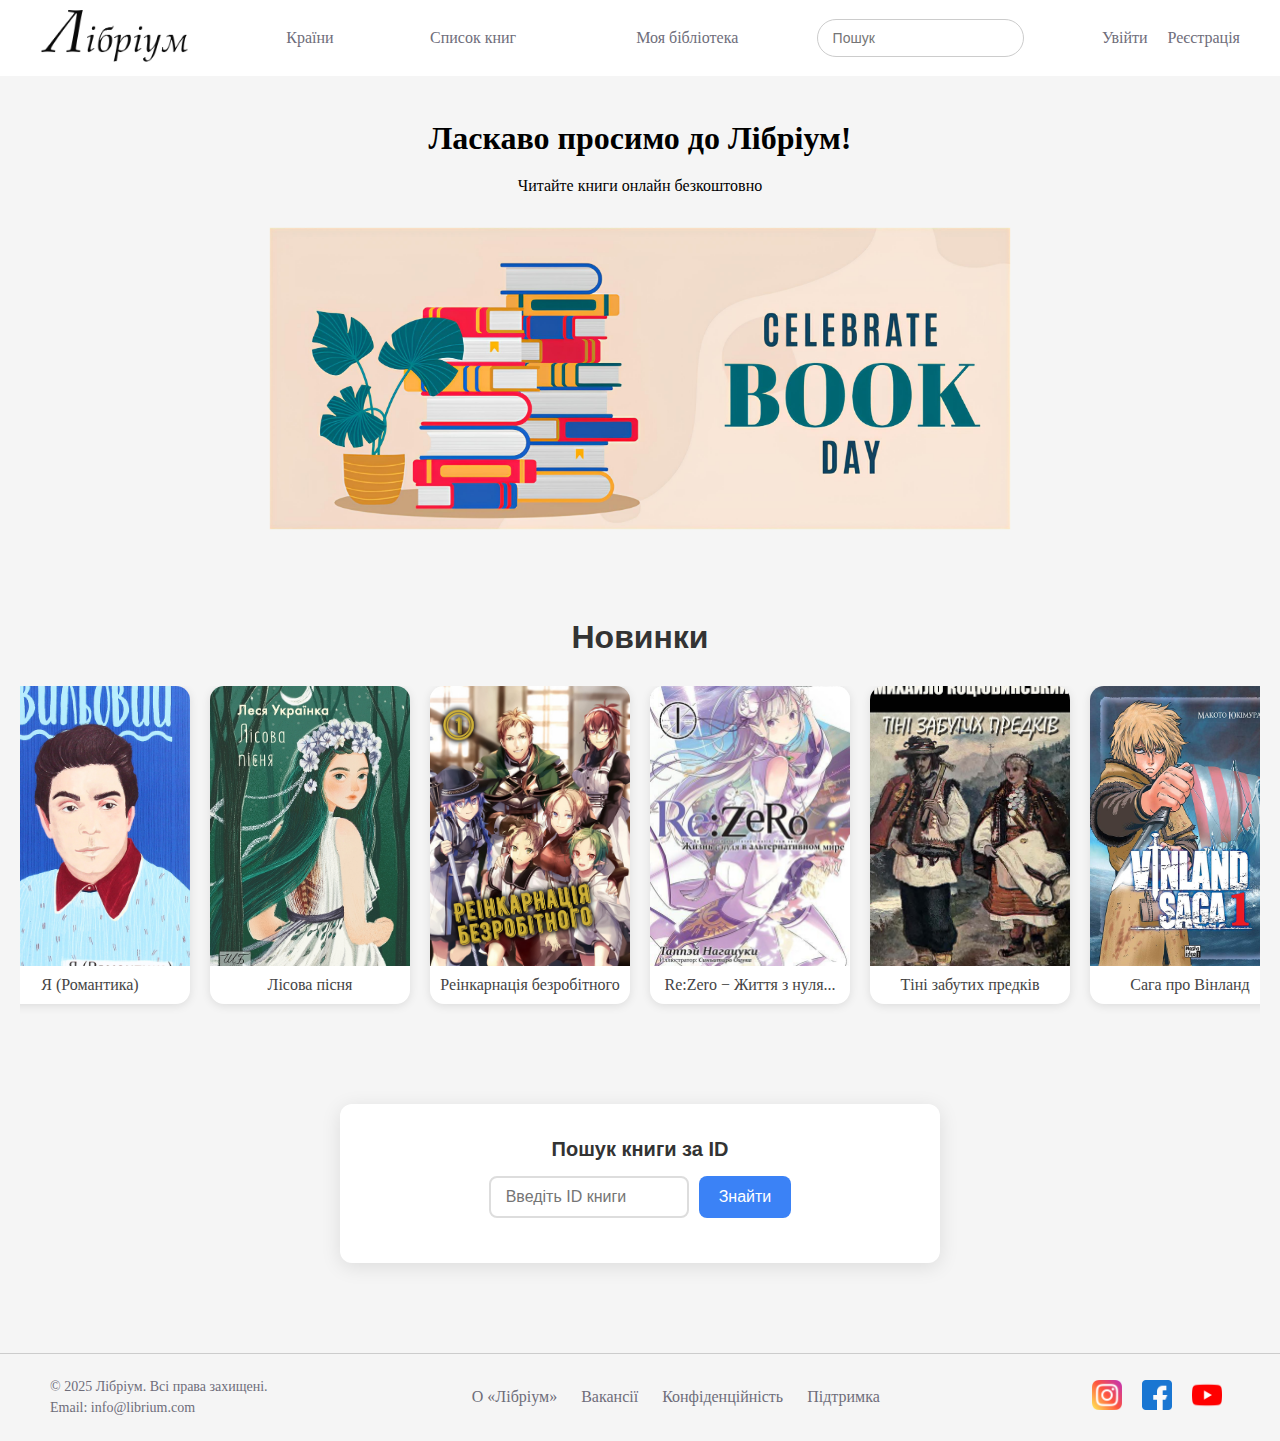
<file: index.html>
<!DOCTYPE html>
<html lang="ua">
<head>
    <title>Онлайн-бібліотека Лібріум</title>
        <meta charset="UTF-8">
        <meta name="author" content="kiwwij">
        <meta name="description" content="librium, books, read, online, library">
        <meta name="keywords" content="лібріум, книги, читати, онлайн, library, read, books">
        <meta name="viewport" content="width=device-width, initial-scale=1.0">
        <link rel="shortcut icon" href="img/shortcut_icon.png">
        <link rel="stylesheet" href="style.css">
        <link rel="stylesheet" href="adaptation.css">
        <script src="script.js" defer></script>
        <script src="books.js" defer></script>
        <script src="search.js" defer></script>
        <link href="https://cdn.boxicons.com/fonts/basic/boxicons.min.css" rel="stylesheet">
</head>

<body>
    <header>
        <div class="wrap">
            <div class="info">
                <div class="o-librium">
                    <a href="index.html"><img src="img/logo.png" alt="Logo" class="logo"></a>
                    
                    <!-- Кнопка гамбургер -->
                    <div class="hamburger" id="hamburgerMenu">
                        <span></span>
                        <span></span>
                        <span></span>
                    </div>

                    <ul class="menu">
                        <li>
                            <a class="nav">Країни</a>
                            <ul>
                                <li><a href="ukraine.html">Україна</a></li>
                                <li><a href="japan.html">Японія</a></li>
                            </ul>
                        </li>
                    </ul>

                    <a class="all_books" href="all_books.html">Список книг</a>

                    <a class="my-library" href="mylibrary.html">Моя бібліотека</a>
                </div>
            </div>

            <div class="search-box">
                <input type="text" id="searchInput" placeholder="Пошук">
                    <button id="searchButton">
                        <i class='bxr  bx-search'  ></i> 
                    </button>
                    <div class="search-results"></div>
            </div>
            
            <ul>
                <li><a class="account" href="login.html" id="loginButton">Увійти</a></li>
                <li><a class="account" href="register.html" id="registerButton">Реєстрація</a></li>
            </ul>
        </div>

        <!-- Мобільне меню -->
        <div class="mobile-menu" id="mobileMenu">
            <a href="ukraine.html">Україна</a>
            <a href="japan.html">Японія</a>
            <a href="all_books.html">Список книг</a>
            <a href="mylibrary.html">Моя бібліотека</a>
            <a href="login.html">Увійти</a>
            <a href="register.html">Реєстрація</a>
        </div>

    </header>

    <main>
        
        <section class="banner-slider">
            <div class="banner-slide">
                <h1>Ласкаво просимо до Лібріум!</h1>
                <p>Читайте книги онлайн безкоштовно</p>
                <img src="img/banner1.png" alt="Banner 1">
            </div>
            <div class="banner-slide">
                <h1>Нові книги щотижня!</h1>
                <p>Обирайте ваші улюблені жанри</p>
                <img src="img/banner2.png" alt="Banner 2">
            </div>
        </section>

        <section class="new-books">
            <h2>Новинки</h2>
            <div class="new-books-slider">
                <a href="books/book.html?id=1" class="book-card">
                <img src="img/books/book1.webp" alt="Я (Романтика)">
                <p>Я (Романтика)</p>
                </a>
                <a href="books/book.html?id=2" class="book-card">
                <img src="img/books/book2.jpg" alt="Лісова пісня">
                <p>Лісова пісня</p>
                </a>
                <a href="books/book.html?id=3" class="book-card">
                <img src="img/books/book6.jpg" alt="Реінкарнація безробітного">
                <p>Реінкарнація безробітного</p>
                </a>
                <a href="books/book.html?id=4" class="book-card">
                <img src="img/books/book4.jpg" alt="Re:Zero − Життя з нуля в іншому світі">
                <p>Re:Zero − Життя з нуля...</p>
                </a>
                <a href="books/book.html?id=5" class="book-card">
                <img src="img/books/book5.jpg" alt="Тіні забутих предків">
                <p>Тіні забутих предків</p>
                </a>
                <a href="books/book.html?id=6" class="book-card">
                <img src="img/books/book3.webp" alt="Сага про Вінланд">
                <p>Сага про Вінланд</p>
                </a>
            </div>
        </section>

            <!-- Пошук книги за ID -->
            <div class="id-search-block">
                <div class="id-search-container">
                    <p class="search-title">Пошук книги за ID</p>
                    <div class="search-input-wrapper">
                    <input type="text" id="search-id" placeholder="Введіть ID книги">
                    <button id="search-id-btn">Знайти</button>
                    </div>
                </div>
                
                <div id="result-id" class="search-result-id"></div>
            </div>

    </main>

    <footer>
        <div class="footer-container">

            <!-- Ліва частина -->
            <div class="footer-info">
                <p>© 2025 Лібріум. Всі права захищені.</p>
                <p>Email: <a href="mailto:info@librium.com">info@librium.com</a></p>
            </div>

            <!-- Центр -->
            <div class="footer-nav">
                <a href="about.html">О «Лібріум»</a>
                <a href="vacancies.html">Вакансії</a>
                <a href="privacy.html">Конфіденційність</a>
                <a class="support-btn">Підтримка</a>
            </div>

            <!-- Права частина -->
            <div class="footer-social">
                <a target="_blank" href="https://www.instagram.com/vntu_official/"><img src="img/instagram.png" alt="Instagram"></a>
                <a target="_blank" href="https://www.facebook.com/vntu.official/"><img src="img/facebook.png" alt="Facebook"></a>
                <a target="_blank" href="https://www.youtube.com/@VNTU"><img src="img/youtube.png" alt="YouTube"></a>
            </div>
        </div>
    </footer>

    <!-- Модальне вікно підтримки -->
    <div class="modal-overlay" id="supportModal">
        <div class="modal-window">
            <button class="close-btn" id="closeModal">&times;</button>
            <div class="modal-content">
            <img src="img/librium_logo.png" alt="Books" class="modal-image">
            <div class="modal-text">
                <h2>Підтримка проєкта</h2>
                <p>Ви можете підтримати нас через:</p>
                <ul>
                <li><img src="img/privat24_logo.png" alt="Приват24" class="modal-bank-logo"><strong>Приват24</strong> – 5168 7451 6096 8670</li>
                <li><img src="img/monobank_logo.png" alt="Монобанк" class="modal-bank-logo"><strong>Монобанк</strong> – 4441 1110 4545 4752</li>
                </ul>
            </div>
            </div>
        </div>
    </div>
</body>
</html>
</file>
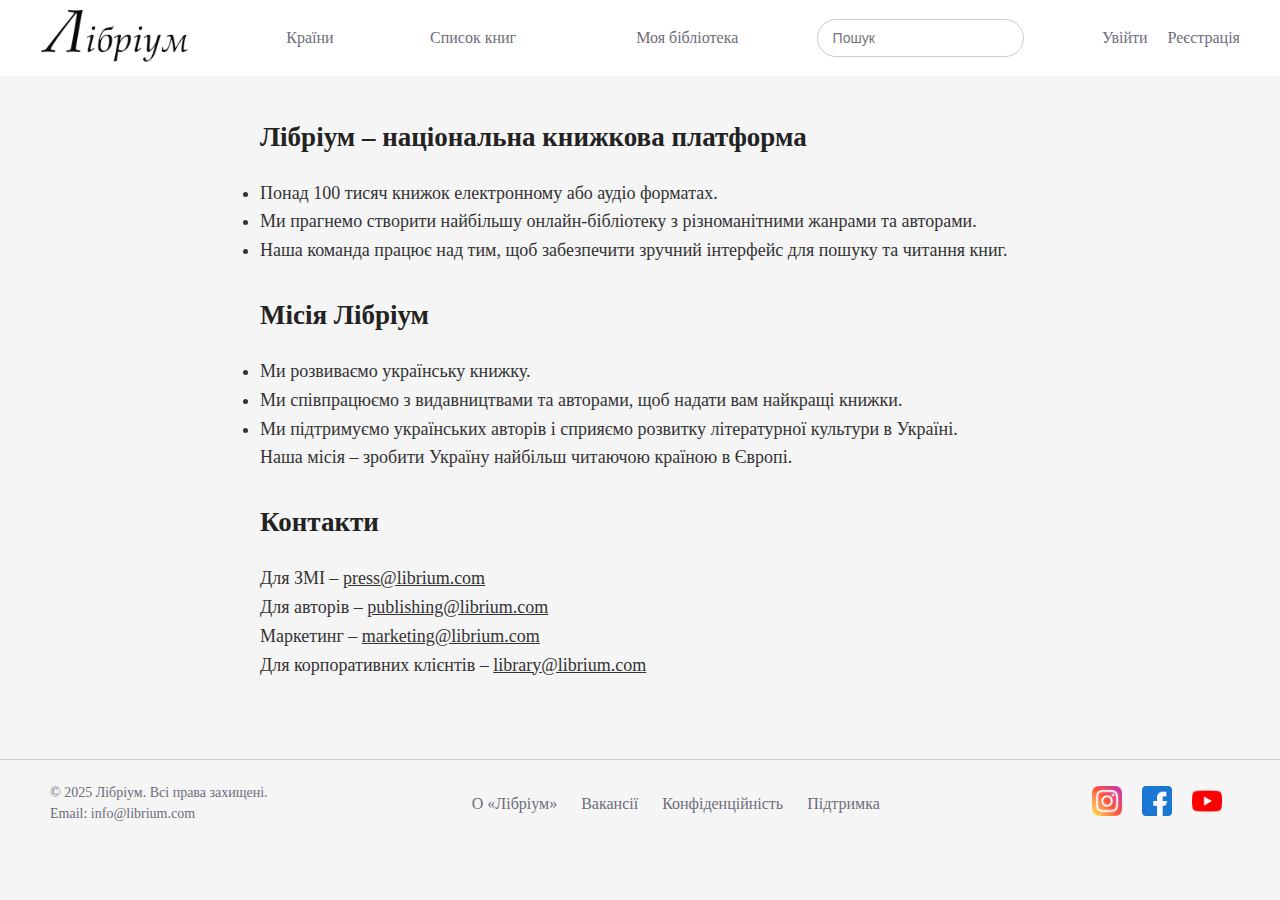
<file: about.html>
<!DOCTYPE html>
<html lang="ua">
<head>
    <title>Про нас</title>
        <meta charset="UTF-8">
        <meta name="author" content="kiwwij">
        <meta name="description" content="librium, books, read, online, library">
        <meta name="keywords" content="лібріум, книги, читати, онлайн, library, read, books, about us, про нас, information, інформація, details, деталі">
        <meta name="viewport" content="width=device-width, initial-scale=1.0">
        <link rel="shortcut icon" href="img/shortcut_icon.png">
        <link rel="stylesheet" href="style.css">
        <link rel="stylesheet" href="adaptation.css">
        <script src="script.js" defer></script>
        <link href="https://cdn.boxicons.com/fonts/basic/boxicons.min.css" rel="stylesheet">
</head>

<body>
    <header>
        <div class="wrap">
            <div class="info">
                <div class="o-librium">
                    <a href="index.html"><img src="img/logo.png" alt="Logo" class="logo"></a>

                    <!-- Кнопка гамбургер -->
                    <div class="hamburger" id="hamburgerMenu">
                        <span></span>
                        <span></span>
                        <span></span>
                    </div>

                    <ul class="menu">
                        <li>
                            <a class="nav">Країни</a>
                            <ul>
                                <li><a href="ukraine.html">Україна</a></li>
                                <li><a href="japan.html">Японія</a></li>
                            </ul>
                        </li>
                    </ul>

                    <a class="all_books" href="all_books.html">Список книг</a>

                    <a class="my-library" href="mylibrary.html">Моя бібліотека</a>
                </div>
            </div>

            <div class="search-box">
                <input type="text" id="searchInput" placeholder="Пошук">
                    <button id="searchButton">
                        <i class='bxr  bx-search'  ></i> 
                    </button>
                    <div class="search-results"></div>
            </div>
            
            <ul>
                <li><a class="account" href="login.html" id="loginButton">Увійти</a></li>
                <li><a class="account" href="register.html" id="registerButton">Реєстрація</a></li>
            </ul>
        </div>

        <!-- Мобільне меню -->
        <div class="mobile-menu" id="mobileMenu">
            <a href="ukraine.html">Україна</a>
            <a href="japan.html">Японія</a>
            <a href="all_books.html">Список книг</a>
            <a href="mylibrary.html">Моя бібліотека</a>
            <a href="login.html">Увійти</a>
            <a href="register.html">Реєстрація</a>
        </div>

    </header>

    <main>
        <div class="about-content">
            <h2>Лібріум – національна книжкова платформа</h2>
            <ul>
                <li>Понад 100 тисяч книжок електронному або аудіо форматах.</li>
                <li>Ми прагнемо створити найбільшу онлайн-бібліотеку з різноманітними жанрами та авторами.</li>
                <li>Наша команда працює над тим, щоб забезпечити зручний інтерфейс для пошуку та читання книг.</li>
            </ul>
            <br>

            <h2>Місія Лібріум</h2>
            <ul>
                <li>Ми розвиваємо українську книжку.</li>
                <li>Ми співпрацюємо з видавництвами та авторами, щоб надати вам найкращі книжки.</li>
                <li>Ми підтримуємо українських авторів і сприяємо розвитку літературної культури в Україні.</li>
            </ul>
            <p>Наша місія – зробити Україну найбільш читаючою країною в Європі.</p>
            <br>

            <h2>Контакти</h2>
            <p>Для ЗМІ – <a href="mailto:press@librium.com">press@librium.com</a></p>
            <p>Для авторів – <a href="mailto:publishing@librium.com">publishing@librium.com</a></p>
            <p>Маркетинг – <a href="mailto:marketing@librium.com">marketing@librium.com</a></p>
            <p>Для корпоративних клієнтів – <a href="mailto:library@librium.com">library@librium.com</a></p>
        </div>
    </main>

    <footer>
        <div class="footer-container">

            <div class="footer-info">
                <p>© 2025 Лібріум. Всі права захищені.</p>
                <p>Email: <a href="mailto:info@librium.com">info@librium.com</a></p>
            </div>

            <div class="footer-nav">
                <a href="about.html">О «Лібріум»</a>
                <a href="vacancies.html">Вакансії</a>
                <a href="privacy.html">Конфіденційність</a>
                <a class="support-btn">Підтримка</a>
            </div>

            <div class="footer-social">
                <a target="_blank" href="https://www.instagram.com/vntu_official/"><img src="img/instagram.png" alt="Instagram"></a>
                <a target="_blank" href="https://www.facebook.com/vntu.official/"><img src="img/facebook.png" alt="Facebook"></a>
                <a target="_blank" href="https://www.youtube.com/@VNTU"><img src="img/youtube.png" alt="YouTube"></a>
            </div>
        </div>
    </footer>

        <div class="modal-overlay" id="supportModal">
        <div class="modal-window">
            <button class="close-btn" id="closeModal">&times;</button>
            <div class="modal-content">
            <img src="img/librium_logo.png" alt="Books" class="modal-image">
            <div class="modal-text">
                <h2>Підтримка проєкта</h2>
                <p>Ви можете підтримати нас через:</p>
                <ul>
                <li><img src="img/privat24_logo.png" alt="Приват24" class="modal-bank-logo"><strong>Приват24</strong> – 5168 7451 6096 8670</li>
                <li><img src="img/monobank_logo.png" alt="Монобанк" class="modal-bank-logo"><strong>Монобанк</strong> – 4441 1110 4545 4752</li>
                </ul>
            </div>
            </div>
        </div>
    </div>  
</body>
</html>
</file>
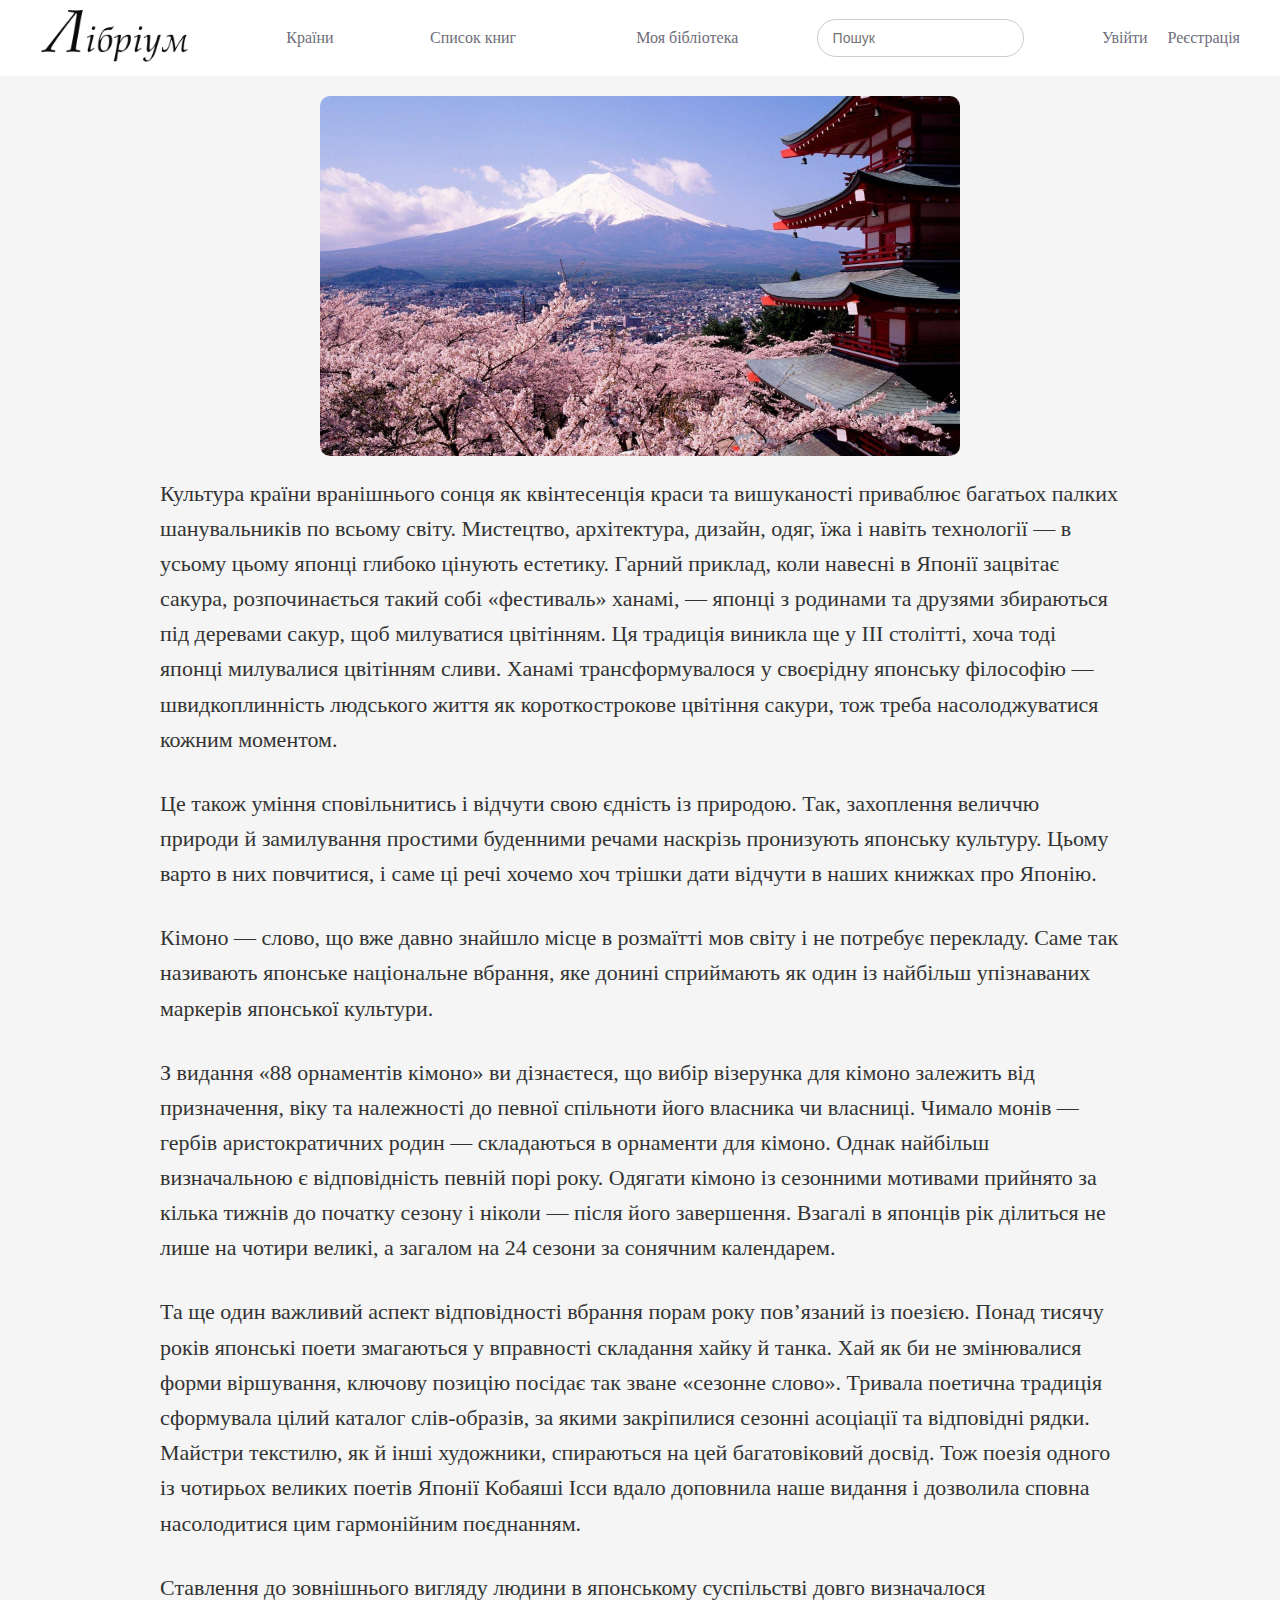
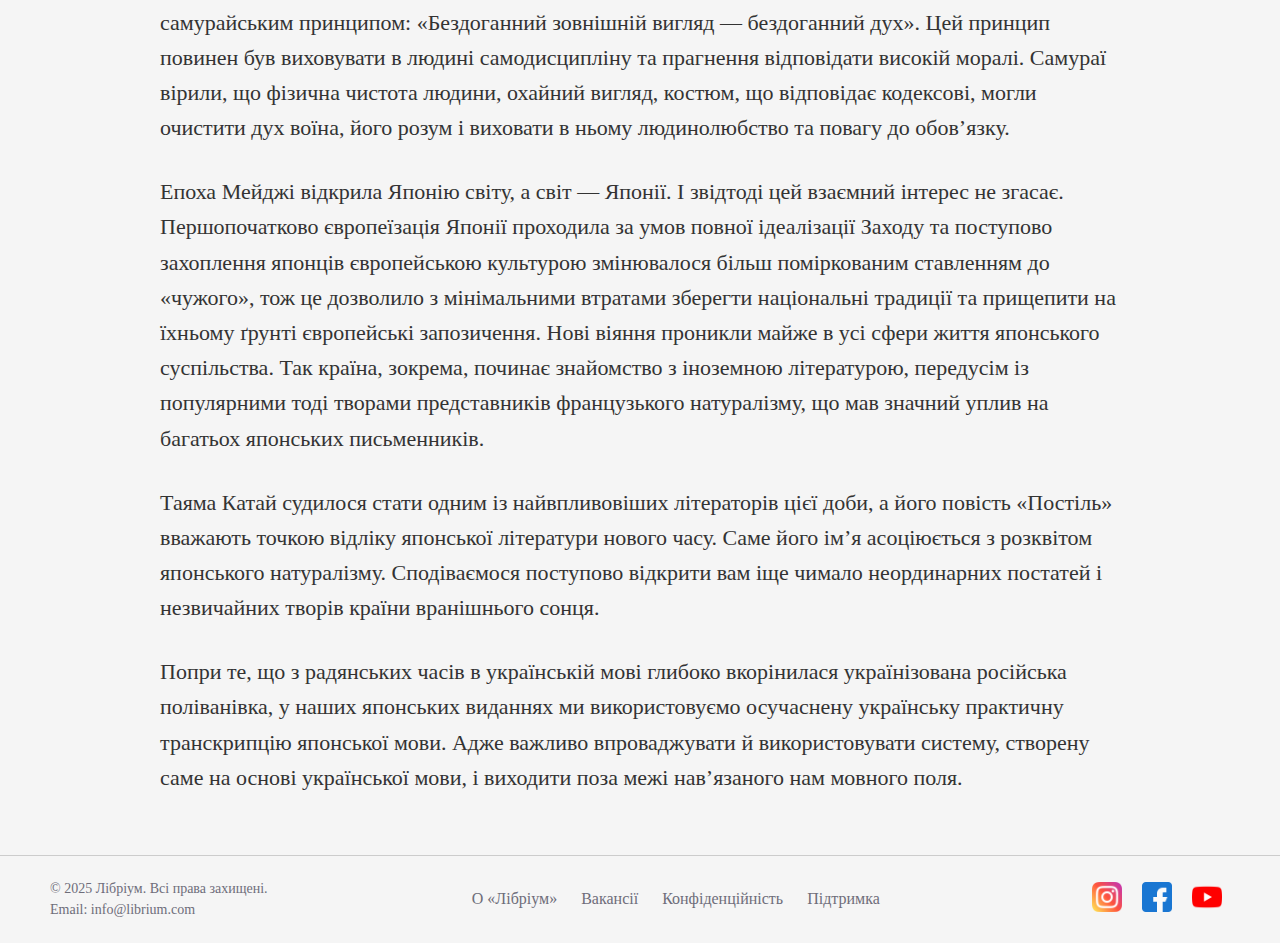
<file: japan.html>
<!DOCTYPE html>
<html lang="ua">
<head>
    <title>Онлайн-бібліотека Лібріум. Японія</title>
        <meta charset="UTF-8">
        <meta name="author" content="kiwwij">
        <meta name="description" content="librium, books, read, online, library">
        <meta name="keywords" content="лібріум, книги, читати, онлайн, library, read, books, японія, japan">
        <meta name="viewport" content="width=device-width, initial-scale=1.0">
        <link rel="shortcut icon" href="img/shortcut_icon.png">
        <link rel="stylesheet" href="style.css">
        <link rel="stylesheet" href="adaptation.css">
        <script src="script.js" defer></script>
        <link href="https://cdn.boxicons.com/fonts/basic/boxicons.min.css" rel="stylesheet">
</head>

<body>
    <header>
        <div class="wrap">
            <div class="info">
                <div class="o-librium">
                    <a href="index.html"><img src="img/logo.png" alt="Logo" class="logo"></a>

                    <!-- Кнопка гамбургер -->
                    <div class="hamburger" id="hamburgerMenu">
                        <span></span>
                        <span></span>
                        <span></span>
                    </div>

                    <ul class="menu">
                        <li>
                            <a class="nav">Країни</a>
                            <ul>
                                <li><a href="ukraine.html">Україна</a></li>
                                <li><a href="japan.html">Японія</a></li>
                            </ul>
                        </li>
                    </ul>

                    <a class="all_books" href="all_books.html">Список книг</a>

                    <a class="my-library" href="mylibrary.html">Моя бібліотека</a>
                </div>
            </div>

            <div class="search-box">
                <input type="text" id="searchInput" placeholder="Пошук">
                    <button id="searchButton">
                        <i class='bxr  bx-search'  ></i> 
                    </button>
                    <div class="search-results"></div>
            </div>

            <ul>
                <li><a class="account" href="login.html" id="loginButton">Увійти</a></li>
                <li><a class="account" href="register.html" id="registerButton">Реєстрація</a></li>
            </ul>
        </div>

        <!-- Мобільне меню -->
        <div class="mobile-menu" id="mobileMenu">
            <a href="ukraine.html">Україна</a>
            <a href="japan.html">Японія</a>
            <a href="all_books.html">Список книг</a>
            <a href="mylibrary.html">Моя бібліотека</a>
            <a href="login.html">Увійти</a>
            <a href="register.html">Реєстрація</a>
        </div>

    </header>

    <main>
        <picture class="country-picture">
            <source media="()" srcset="img/japan_mob.jpg">
            <img src="img/japan.jpg" alt="Japan" class="country-image">
        </picture>
        
        <div class="country-description">
            <p>Культура країни вранішнього сонця як квінтесенція краси та вишуканості приваблює багатьох палких шанувальників по всьому світу. Мистецтво, архітектура, дизайн, одяг, їжа і навіть технології — в усьому цьому японці глибоко цінують естетику. Гарний приклад, коли навесні в Японії зацвітає сакура, розпочинається такий собі «фестиваль» ханамі, — японці з родинами та друзями збираються під деревами сакур, щоб милуватися цвітінням. Ця традиція виникла ще у ІІІ столітті, хоча тоді японці милувалися цвітінням сливи. Ханамі трансформувалося у своєрідну японську філософію — швидкоплинність людського життя як короткострокове цвітіння сакури, тож треба насолоджуватися кожним моментом.</p>
            <br>
            <p>Це також уміння сповільнитись і відчути свою єдність із природою. Так, захоплення величчю природи й замилування простими буденними речами наскрізь пронизують японську культуру. Цьому варто в них повчитися, і саме ці речі хочемо хоч трішки дати відчути в наших книжках про Японію.</p>
            <br>
            <p>Кімоно — слово, що вже давно знайшло місце в розмаїтті мов світу і не потребує перекладу. Саме так називають японське національне вбрання, яке донині сприймають як один із найбільш упізнаваних маркерів японської культури.</p>
            <br>
            <p>З видання «88 орнаментів кімоно» ви дізнаєтеся, що вибір візерунка для кімоно залежить від призначення, віку та належності до певної спільноти його власника чи власниці. Чимало монів — гербів аристократичних родин — складаються в орнаменти для кімоно. Однак найбільш визначальною є відповідність певній порі року. Одягати кімоно із сезонними мотивами прийнято за кілька тижнів до початку сезону і ніколи — після його завершення. Взагалі в японців рік ділиться не лише на чотири великі, а загалом на 24 сезони за сонячним календарем.</p>
            <br>
            <p>Та ще один важливий аспект відповідності вбрання порам року пов’язаний із поезією. Понад тисячу років японські поети змагаються у вправності складання хайку й танка. Хай як би не змінювалися форми віршування, ключову позицію посідає так зване «сезонне слово». Тривала поетична традиція сформувала цілий каталог слів-образів, за якими закріпилися сезонні асоціації та відповідні рядки. Майстри текстилю, як й інші художники, спираються на цей багатовіковий досвід. Тож поезія одного із чотирьох великих поетів Японії Кобаяші Ісси вдало доповнила наше видання і дозволила сповна насолодитися цим гармонійним поєднанням.</p>
            <br>
            <p>Ставлення до зовнішнього вигляду людини в японському суспільстві довго визначалося самурайським принципом: «Бездоганний зовнішній вигляд — бездоганний дух». Цей принцип повинен був виховувати в людині самодисципліну та прагнення відповідати високій моралі. Самураї вірили, що фізична чистота людини, охайний вигляд, костюм, що відповідає кодексові, могли очистити дух воїна, його розум і виховати в ньому людинолюбство та повагу до обов’язку.</p>
            <br>
            <p>Епоха Мейджі відкрила Японію світу, а світ — Японії. І звідтоді цей взаємний інтерес не згасає. Першопочатково європеїзація Японії проходила за умов повної ідеалізації Заходу та поступово захоплення японців європейською культурою змінювалося більш поміркованим ставленням до «чужого», тож це дозволило з мінімальними втратами зберегти національні традиції та прищепити на їхньому ґрунті європейські запозичення. Нові віяння проникли майже в усі сфери життя японського суспільства. Так країна, зокрема, починає знайомство з іноземною літературою, передусім із популярними тоді творами представників французького натуралізму, що мав значний уплив на багатьох японських письменників.</p>
            <br>
            <p>Таяма Катай судилося стати одним із найвпливовіших літераторів цієї доби, а його повість «Постіль» вважають точкою відліку японської літератури нового часу. Саме його ім’я асоціюється з розквітом японського натуралізму. Сподіваємося поступово відкрити вам іще чимало неординарних постатей і незвичайних творів країни вранішнього сонця.</p>
            <br>
            <p>Попри те, що з радянських часів в українській мові глибоко вкорінилася українізована російська поліванівка, у наших японських виданнях ми використовуємо осучаснену українську практичну транскрипцію японської мови. Адже важливо впроваджувати й використовувати систему, створену саме на основі української мови, і виходити поза межі нав’язаного нам мовного поля.</p>
        </div>
    </main>

    <footer>
        <div class="footer-container">

            <div class="footer-info">
                <p>© 2025 Лібріум. Всі права захищені.</p>
                <p>Email: <a href="mailto:info@librium.com">info@librium.com</a></p>
            </div>

            <div class="footer-nav">
                <a href="about.html">О «Лібріум»</a>
                <a href="vacancies.html">Вакансії</a>
                <a href="privacy.html">Конфіденційність</a>
                <a class="support-btn">Підтримка</a>
            </div>

            <div class="footer-social">
                <a target="_blank" href="https://www.instagram.com/vntu_official/"><img src="img/instagram.png" alt="Instagram"></a>
                <a target="_blank" href="https://www.facebook.com/vntu.official/"><img src="img/facebook.png" alt="Facebook"></a>
                <a target="_blank" href="https://www.youtube.com/@VNTU"><img src="img/youtube.png" alt="YouTube"></a>
            </div>
        </div>
    </footer>

        <div class="modal-overlay" id="supportModal">
        <div class="modal-window">
            <button class="close-btn" id="closeModal">&times;</button>
            <div class="modal-content">
            <img src="img/librium_logo.png" alt="Books" class="modal-image">
            <div class="modal-text">
                <h2>Підтримка проєкта</h2>
                <p>Ви можете підтримати нас через:</p>
                <ul>
                <li><img src="img/privat24_logo.png" alt="Приват24" class="modal-bank-logo"><strong>Приват24</strong> – 5168 7451 6096 8670</li>
                <li><img src="img/monobank_logo.png" alt="Монобанк" class="modal-bank-logo"><strong>Монобанк</strong> – 4441 1110 4545 4752</li>
                </ul>
            </div>
            </div>
        </div>
    </div>  
</body>
</html>
</file>
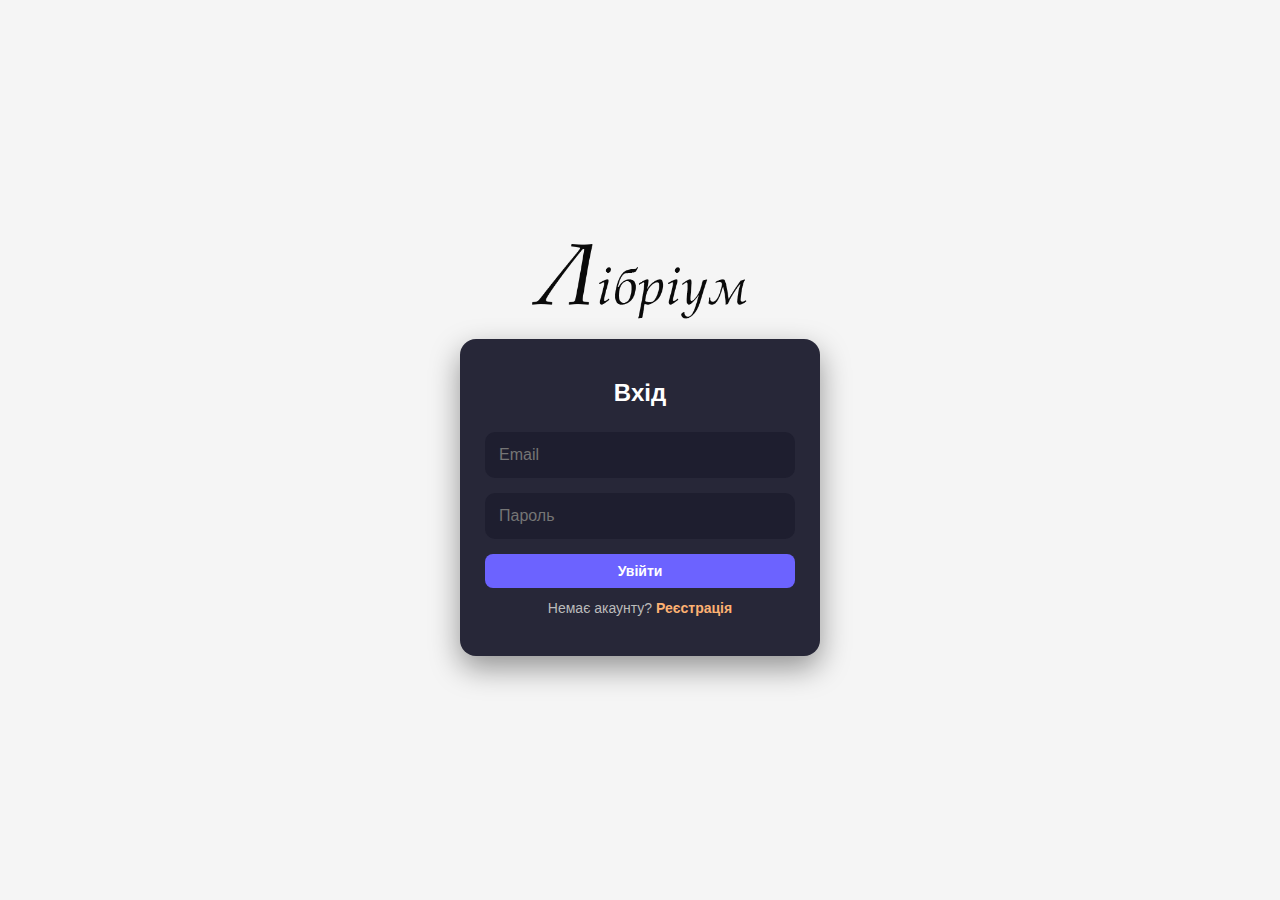
<file: login.html>
<!DOCTYPE html>
<html lang="ua">
<head>
    <title>Авторизація Лібріум</title>
        <meta charset="UTF-8">
        <meta name="author" content="kiwwij">
        <meta name="description" content="librium, books, read, online, library">
        <meta name="keywords" content="лібріум, книги, читати, онлайн, library, read, books">
        <meta name="viewport" content="width=device-width, initial-scale=1.0">
        <link rel="shortcut icon" href="img/shortcut_icon.png">
        <link rel="stylesheet" href="style.css">
        <link rel="stylesheet" href="adaptation.css">
        <script src="script.js" defer></script>
        <script src="reg_log.js" defer></script>
        <link href="https://cdn.boxicons.com/fonts/basic/boxicons.min.css" rel="stylesheet">
</head>

<body class="login-page">
    
    <div class="auth-wrapper">
        <a href="index.html"><img src="img/logo.png" alt="Logo" class="Log_logo"></a>
        <div class="auth-box">
            <form class="form login-form">
                <h2>Вхід</h2>
                <div class="input-group">
                    <input type="email" placeholder="Email" required>
                </div>
        
                <div class="input-group">
                    <input type="password" id="password" placeholder="Пароль" required>
                </div>
                <button type="submit" class="btn">Увійти</button>
                <p class="switch-text">Немає акаунту? <a href="register.html">Реєстрація</a></p>
            </form>
        </div>
  </div>

</body>
</html>
</file>
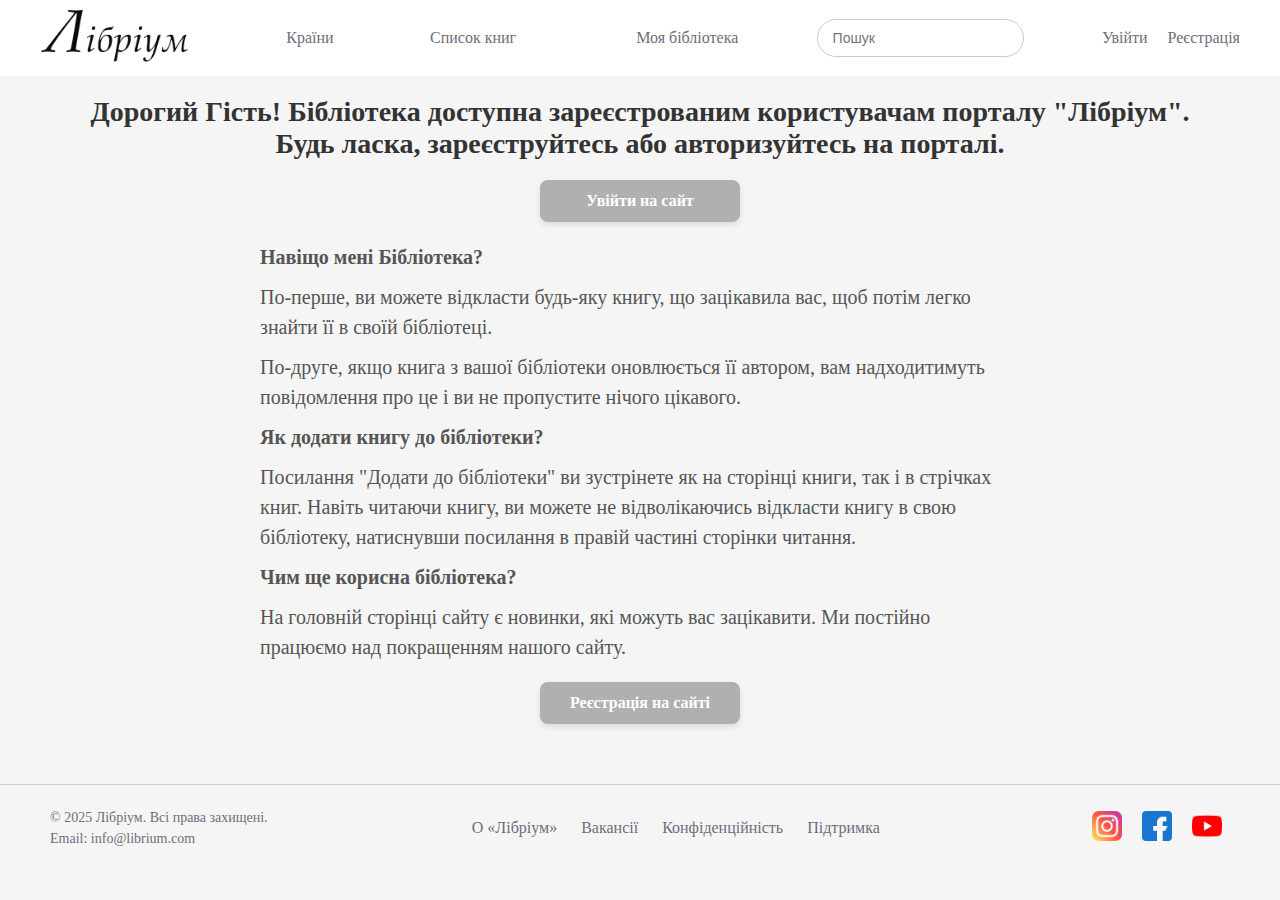
<file: mylibrary.html>
<!DOCTYPE html>
<html lang="ua">
<head>
    <title>Моя бібліотека. Лібріум</title>
        <meta charset="UTF-8">
        <meta name="author" content="kiwwij">
        <meta name="description" content="librium, books, read, online, library">
        <meta name="keywords" content="лібріум, книги, читати, онлайн, library, read, books, японія, japan">
        <meta name="viewport" content="width=device-width, initial-scale=1.0">
        <link rel="shortcut icon" href="img/shortcut_icon.png">
        <link rel="stylesheet" href="style.css">
        <link rel="stylesheet" href="adaptation.css">
        <script src="script.js" defer></script>
        <link href="https://cdn.boxicons.com/fonts/basic/boxicons.min.css" rel="stylesheet">
</head>

<body>
    <header>
        <div class="wrap">
            <div class="info">
                <div class="o-librium">
                    <a href="index.html"><img src="img/logo.png" alt="Logo" class="logo"></a>

                    <!-- Кнопка гамбургер -->
                    <div class="hamburger" id="hamburgerMenu">
                        <span></span>
                        <span></span>
                        <span></span>
                    </div>

                    <ul class="menu">
                        <li>
                            <a class="nav">Країни</a>
                            <ul>
                                <li><a href="ukraine.html">Україна</a></li>
                                <li><a href="japan.html">Японія</a></li>
                            </ul>
                        </li>
                    </ul>

                    <a class="all_books" href="all_books.html">Список книг</a>

                    <a class="my-library" href="mylibrary.html">Моя бібліотека</a>
                </div>
            </div>

            <div class="search-box">
                <input type="text" id="searchInput" placeholder="Пошук">
                    <button id="searchButton">
                        <i class='bxr  bx-search'  ></i> 
                    </button>
                    <div class="search-results"></div>
            </div>

            <ul>
                <li><a class="account" href="login.html" id="loginButton">Увійти</a></li>
                <li><a class="account" href="register.html" id="registerButton">Реєстрація</a></li>
            </ul>
        </div>

        <!-- Мобільне меню -->
        <div class="mobile-menu" id="mobileMenu">
            <a href="ukraine.html">Україна</a>
            <a href="japan.html">Японія</a>
            <a href="all_books.html">Список книг</a>
            <a href="mylibrary.html">Моя бібліотека</a>
            <a href="login.html">Увійти</a>
            <a href="register.html">Реєстрація</a>
        </div>

    </header>

    <main>
        <h4>Дорогий Гість! Бібліотека доступна зареєстрованим користувачам порталу "Лібріум". <br> Будь ласка, зареєструйтесь або авторизуйтесь на порталі.</h4>
        <div class="login-btn">
            <a href="login.html">Увійти на сайт</a>
        </div>

        <div class="mylib_title">
            <p><strong>Навіщо мені Бібліотека?</strong></p>
            <p>По-перше, ви можете відкласти будь-яку книгу, що зацікавила вас, щоб потім легко знайти її в своїй бібліотеці.</p>
            <p>По-друге, якщо книга з вашої бібліотеки оновлюється її автором, вам надходитимуть повідомлення про це і ви не пропустите нічого цікавого.</p>

            <p><strong>Як додати книгу до бібліотеки?</strong></p>
            <p>Посилання "Додати до бібліотеки" ви зустрінете як на сторінці книги, так і в стрічках книг. Навіть читаючи книгу, ви можете не відволікаючись відкласти книгу в свою бібліотеку, натиснувши посилання в правій частині сторінки читання.</p>

            <p><strong>Чим ще корисна бібліотека?</strong></p>
            <p>На головній сторінці сайту є новинки, які можуть вас зацікавити. Ми постійно працюємо над покращенням нашого сайту.</p>
        </div>

        <div class="register-btn">
            <a href="register.html">Реєстрація на сайті</a>
        </div>
    </main>

    <footer>
        <div class="footer-container">

            <div class="footer-info">
                <p>© 2025 Лібріум. Всі права захищені.</p>
                <p>Email: <a href="mailto:info@librium.com">info@librium.com</a></p>
            </div>

            <div class="footer-nav">
                <a href="about.html">О «Лібріум»</a>
                <a href="vacancies.html">Вакансії</a>
                <a href="privacy.html">Конфіденційність</a>
                <a class="support-btn">Підтримка</a>
            </div>

            <div class="footer-social">
                <a target="_blank" href="https://www.instagram.com/vntu_official/"><img src="img/instagram.png" alt="Instagram"></a>
                <a target="_blank" href="https://www.facebook.com/vntu.official/"><img src="img/facebook.png" alt="Facebook"></a>
                <a target="_blank" href="https://www.youtube.com/@VNTU"><img src="img/youtube.png" alt="YouTube"></a>
            </div>
        </div>
    </footer>

        <div class="modal-overlay" id="supportModal">
        <div class="modal-window">
            <button class="close-btn" id="closeModal">&times;</button>
            <div class="modal-content">
            <img src="img/librium_logo.png" alt="Books" class="modal-image">
            <div class="modal-text">
                <h2>Підтримка проєкта</h2>
                <p>Ви можете підтримати нас через:</p>
                <ul>
                <li><img src="img/privat24_logo.png" alt="Приват24" class="modal-bank-logo"><strong>Приват24</strong> – 5168 7451 6096 8670</li>
                <li><img src="img/monobank_logo.png" alt="Монобанк" class="modal-bank-logo"><strong>Монобанк</strong> – 4441 1110 4545 4752</li>
                </ul>
            </div>
            </div>
        </div>
    </div>  
</body>
</html>
</file>
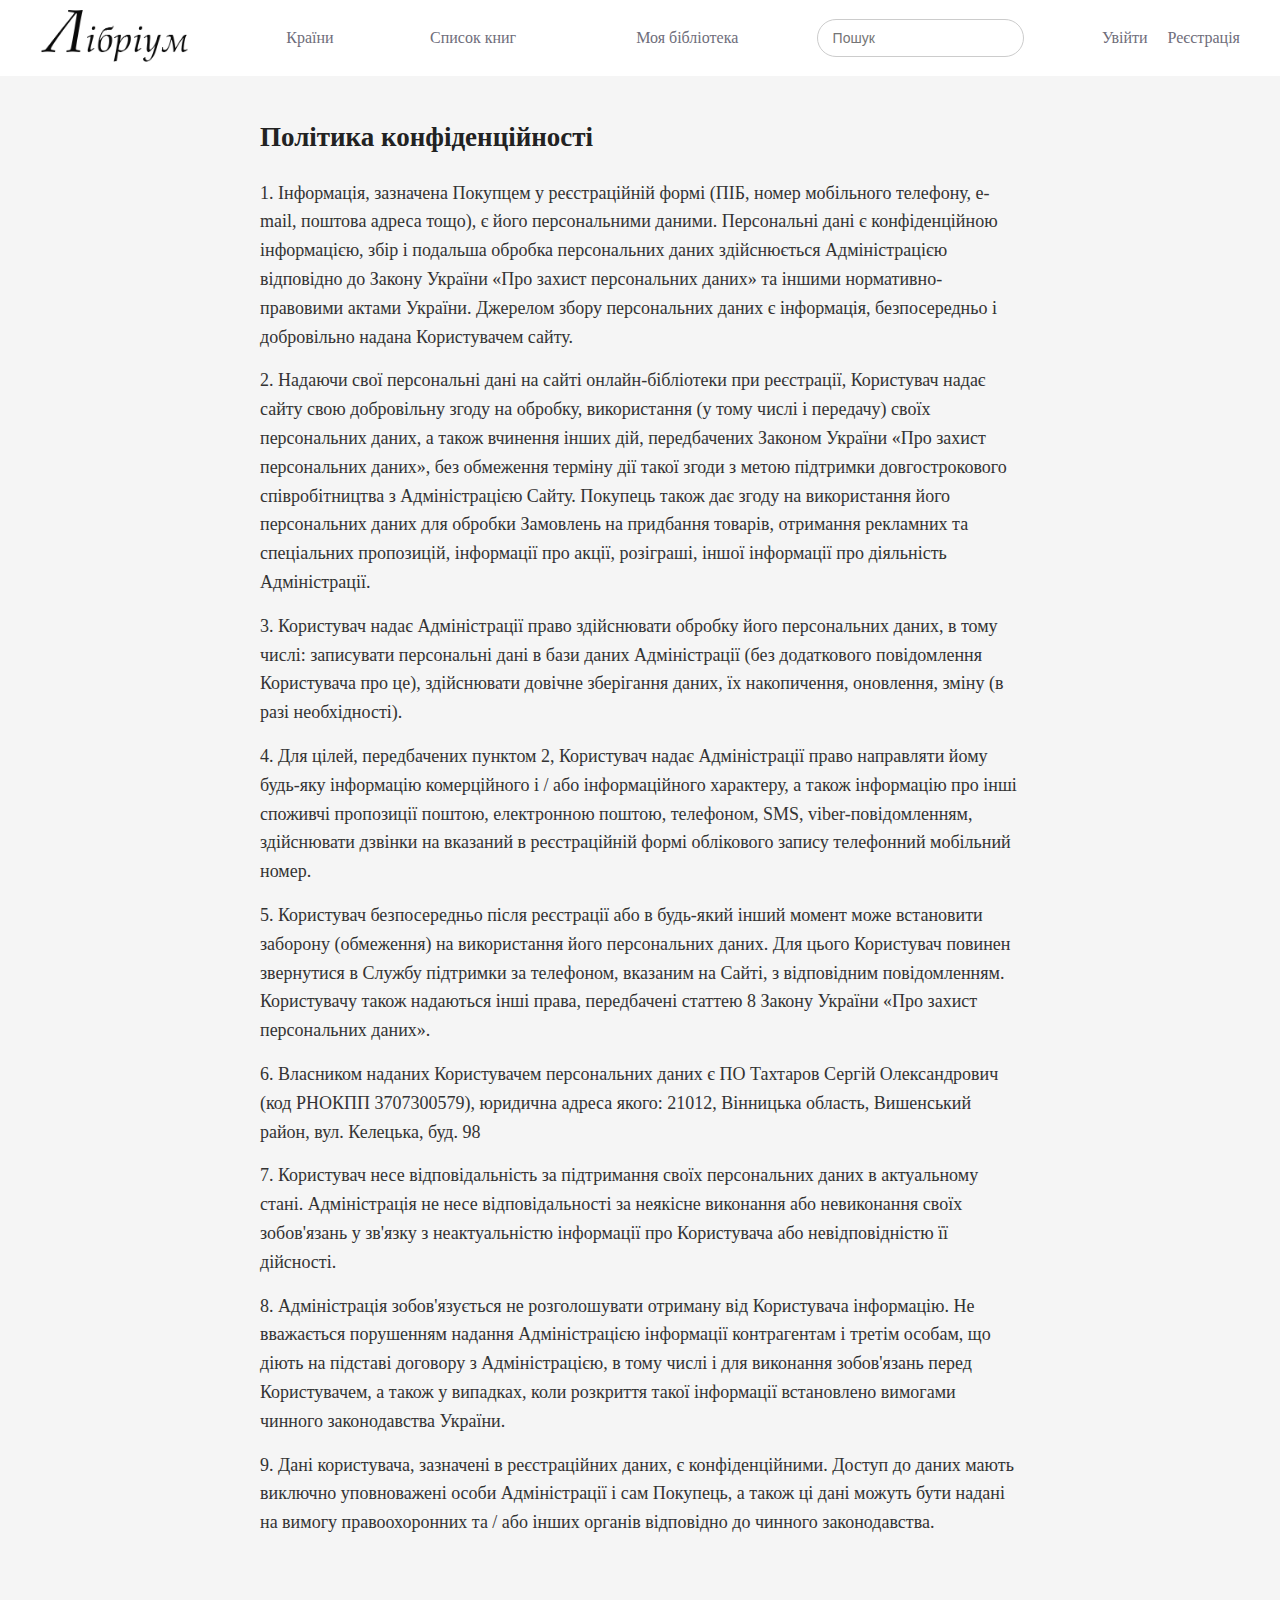
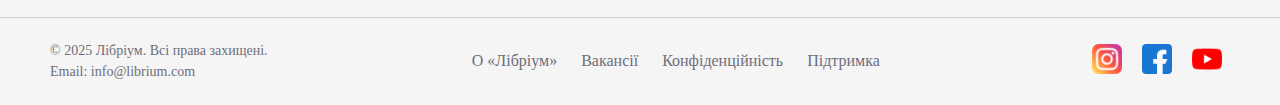
<file: privacy.html>
<!DOCTYPE html>
<html lang="ua">
<head>
    <title>Політика конфіденційності</title>
        <meta charset="UTF-8">
        <meta name="author" content="kiwwij">
        <meta name="description" content="librium, books, read, online, library">
        <meta name="keywords" content="лібріум, книги, читати, онлайн, library, read, books, about us, про нас, information, інформація, details, деталі">
        <meta name="viewport" content="width=device-width, initial-scale=1.0">
        <link rel="shortcut icon" href="img/shortcut_icon.png">
        <link rel="stylesheet" href="style.css">
        <link rel="stylesheet" href="adaptation.css">
        <script src="script.js" defer></script>
        <link href="https://cdn.boxicons.com/fonts/basic/boxicons.min.css" rel="stylesheet">
</head>

<body>
    <header>
        <div class="wrap">
            <div class="info">
                <div class="o-librium">
                    <a href="index.html"><img src="img/logo.png" alt="Logo" class="logo"></a>

                    <!-- Кнопка гамбургер -->
                    <div class="hamburger" id="hamburgerMenu">
                        <span></span>
                        <span></span>
                        <span></span>
                    </div>

                    <ul class="menu">
                        <li>
                            <a class="nav">Країни</a>
                            <ul>
                                <li><a href="ukraine.html">Україна</a></li>
                                <li><a href="japan.html">Японія</a></li>
                            </ul>
                        </li>
                    </ul>

                    <a class="all_books" href="all_books.html">Список книг</a>

                    <a class="my-library" href="mylibrary.html">Моя бібліотека</a>
                </div>
            </div>

            <div class="search-box">
                <input type="text" id="searchInput" placeholder="Пошук">
                    <button id="searchButton">
                        <i class='bxr  bx-search'  ></i> 
                    </button>
                    <div class="search-results"></div>
            </div>
            
            <ul>
                <li><a class="account" href="login.html" id="loginButton">Увійти</a></li>
                <li><a class="account" href="register.html" id="registerButton">Реєстрація</a></li>
            </ul>
        </div>

        <!-- Мобільне меню -->
        <div class="mobile-menu" id="mobileMenu">
            <a href="ukraine.html">Україна</a>
            <a href="japan.html">Японія</a>
            <a href="all_books.html">Список книг</a>
            <a href="mylibrary.html">Моя бібліотека</a>
            <a href="login.html">Увійти</a>
            <a href="register.html">Реєстрація</a>
        </div>

    </header>

    <main>
        <div class="privacy-content">
            <h2>Політика конфіденційності</h2>
            <p>1. Інформація, зазначена Покупцем у реєстраційній формі (ПІБ, номер мобільного телефону, e-mail, поштова адреса тощо), є його персональними даними. Персональні дані є конфіденційною інформацією, збір і подальша обробка персональних даних здійснюється Адміністрацією відповідно до Закону України «Про захист персональних даних» та іншими нормативно-правовими актами України. Джерелом збору персональних даних є інформація, безпосередньо і добровільно надана Користувачем сайту.<br></p>
            <p>2. Надаючи свої персональні дані на сайті онлайн-бібліотеки при реєстрації, Користувач надає сайту свою добровільну згоду на обробку, використання (у тому числі і передачу) своїх персональних даних, а також вчинення інших дій, передбачених Законом України «Про захист персональних даних», без обмеження терміну дії такої згоди з метою підтримки довгострокового співробітництва з Адміністрацією Сайту. Покупець також дає згоду на використання його персональних даних для обробки Замовлень на придбання товарів, отримання рекламних та спеціальних пропозицій, інформації про акції, розіграші, іншої інформації про діяльність Адміністрації.<br></p>
            <p>3. Користувач надає Адміністрації право здійснювати обробку його персональних даних, в тому числі: записувати персональні дані в бази даних Адміністрації (без додаткового повідомлення Користувача про це), здійснювати довічне зберігання даних, їх накопичення, оновлення, зміну (в разі необхідності).<br></p>
            <p>4. Для цілей, передбачених пунктом 2, Користувач надає Адміністрації право направляти йому будь-яку інформацію комерційного і / або інформаційного характеру, а також інформацію про інші споживчі пропозиції поштою, електронною поштою, телефоном, SMS, viber-повідомленням, здійснювати дзвінки на вказаний в реєстраційній формі облікового запису телефонний мобільний номер.<br></p>
            <p>5. Користувач безпосередньо після реєстрації або в будь-який інший момент може встановити заборону (обмеження) на використання його персональних даних. Для цього Користувач повинен звернутися в Службу підтримки за телефоном, вказаним на Сайті, з відповідним повідомленням. Користувачу також надаються інші права, передбачені статтею 8 Закону України «Про захист персональних даних».<br></p>
            <p>6. Власником наданих Користувачем персональних даних є ПО Тахтаров Сергій Олександрович (код РНОКПП 3707300579), юридична адреса якого: 21012, Вінницька область, Вишенський район, вул. Келецька, буд. 98<br></p>
            <p>7. Користувач несе відповідальність за підтримання своїх персональних даних в актуальному стані. Адміністрація не несе відповідальності за неякісне виконання або невиконання своїх зобов'язань у зв'язку з неактуальністю інформації про Користувача або невідповідністю її дійсності.<br></p>
            <p>8. Адміністрація зобов'язується не розголошувати отриману від Користувача інформацію. Не вважається порушенням надання Адміністрацією інформації контрагентам і третім особам, що діють на підставі договору з Адміністрацією, в тому числі і для виконання зобов'язань перед Користувачем, а також у випадках, коли розкриття такої інформації встановлено вимогами чинного законодавства України.<br></p>
            <p>9. Дані користувача, зазначені в реєстраційних даних, є конфіденційними. Доступ до даних мають виключно уповноважені особи Адміністрації і сам Покупець, а також ці дані можуть бути надані на вимогу правоохоронних та / або інших органів відповідно до чинного законодавства.</p>
        </div>
    </main>

    <footer>
        <div class="footer-container">

            <div class="footer-info">
                <p>© 2025 Лібріум. Всі права захищені.</p>
                <p>Email: <a href="mailto:info@librium.com">info@librium.com</a></p>
            </div>

            <div class="footer-nav">
                <a href="about.html">О «Лібріум»</a>
                <a href="vacancies.html">Вакансії</a>
                <a href="privacy.html">Конфіденційність</a>
                <a class="support-btn">Підтримка</a>
            </div>

            <div class="footer-social">
                <a target="_blank" href="https://www.instagram.com/vntu_official/"><img src="img/instagram.png" alt="Instagram"></a>
                <a target="_blank" href="https://www.facebook.com/vntu.official/"><img src="img/facebook.png" alt="Facebook"></a>
                <a target="_blank" href="https://www.youtube.com/@VNTU"><img src="img/youtube.png" alt="YouTube"></a>
            </div>
        </div>
    </footer>

        <div class="modal-overlay" id="supportModal">
        <div class="modal-window">
            <button class="close-btn" id="closeModal">&times;</button>
            <div class="modal-content">
            <img src="img/librium_logo.png" alt="Books" class="modal-image">
            <div class="modal-text">
                <h2>Підтримка проєкта</h2>
                <p>Ви можете підтримати нас через:</p>
                <ul>
                <li><img src="img/privat24_logo.png" alt="Приват24" class="modal-bank-logo"><strong>Приват24</strong> – 5168 7451 6096 8670</li>
                <li><img src="img/monobank_logo.png" alt="Монобанк" class="modal-bank-logo"><strong>Монобанк</strong> – 4441 1110 4545 4752</li>
                </ul>
            </div>
            </div>
        </div>
    </div>  
</body>
</html>
</file>
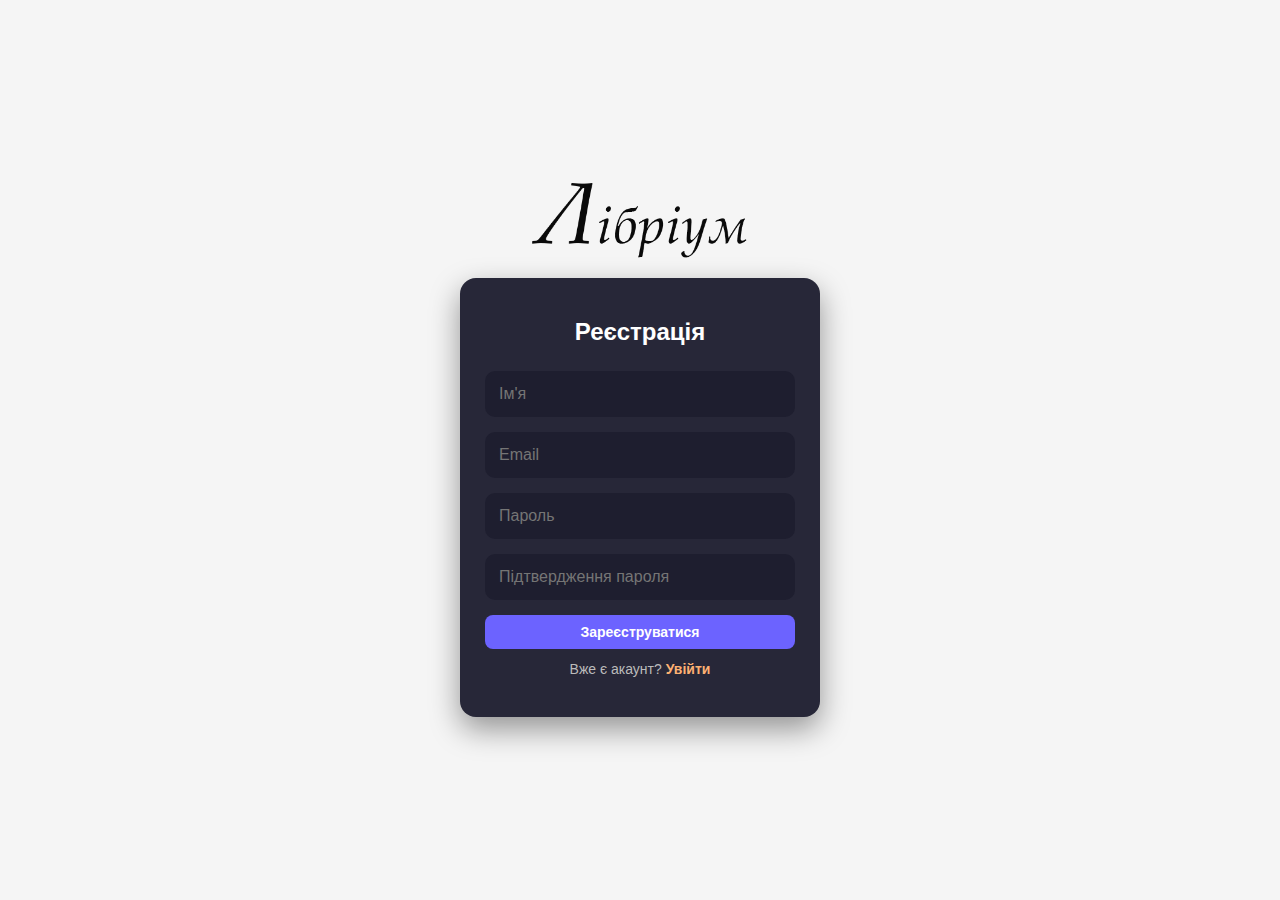
<file: register.html>
<!DOCTYPE html>
<html lang="ua">
<head>
    <title>Авторизація Лібріум</title>
        <meta charset="UTF-8">
        <meta name="author" content="kiwwij">
        <meta name="description" content="librium, books, read, online, library">
        <meta name="keywords" content="лібріум, книги, читати, онлайн, library, read, books">
        <meta name="viewport" content="width=device-width, initial-scale=1.0">
        <link rel="shortcut icon" href="img/shortcut_icon.png">
        <link rel="stylesheet" href="style.css">
        <link rel="stylesheet" href="adaptation.css">
        <script src="script.js" defer></script>
        <script src="reg_log.js" defer></script>
        <link href="https://cdn.boxicons.com/fonts/basic/boxicons.min.css" rel="stylesheet">
</head>

<body class="register-page">
    <div class="auth-wrapper">
        <a href="index.html"><img src="img/logo.png" alt="Logo" class="reg_logo"></a>
        <div class="auth-box">
            <form class="form register-form">
                <h2>Реєстрація</h2>
                <div class="input-group">
                    <input type="text" placeholder="Ім'я" required>
                </div>

                <div class="input-group">
                    <input type="email" placeholder="Email" required>
                </div>

                <div class="input-group">
                    <input type="password" id="password" placeholder="Пароль" required>
                    <span id="password-error" class="error-msg" style="display:none; color:red; font-size:12px;">Пароль повинен містити англ. букви, цифри та спецсимволи</span>
                </div>

                <div class="input-group">
                    <input type="password" id="confirm-password" placeholder="Підтвердження пароля" required>
                    <span id="confirm-error" class="error-msg" style="display:none; color:red; font-size:12px;">Паролі не співпадають</span>
                </div>

                <button type="submit" class="btn">Зареєструватися</button>
                <p class="switch-text">Вже є акаунт? <a href="login.html">Увійти</a></p>
            </form>
        </div>
  </div>
  
</body>
</html>
</file>
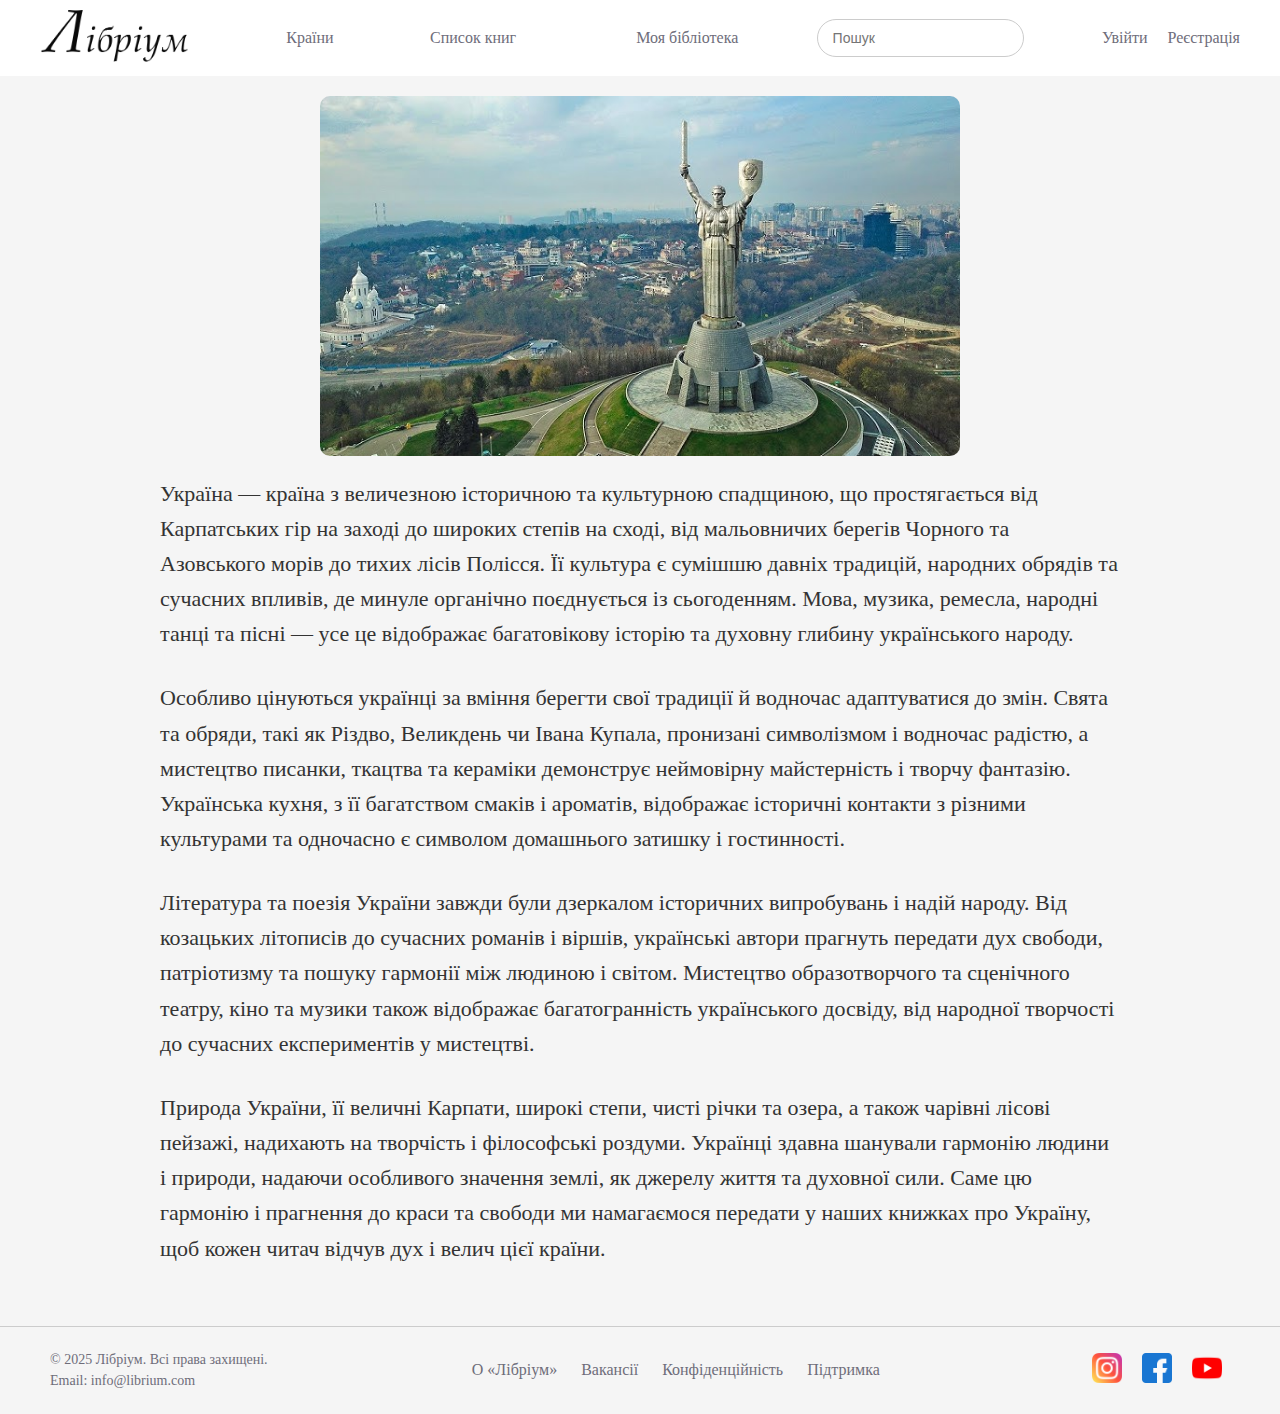
<file: ukraine.html>
<!DOCTYPE html>
<html lang="ua">
<head>
    <title>Онлайн-бібліотека Лібріум. Україна</title>
        <meta charset="UTF-8">
        <meta name="author" content="kiwwij">
        <meta name="description" content="librium, books, read, online, library">
        <meta name="keywords" content="лібріум, книги, читати, онлайн, library, read, books, україна, ukraine">
        <meta name="viewport" content="width=device-width, initial-scale=1.0">
        <link rel="shortcut icon" href="img/shortcut_icon.png">
        <link rel="stylesheet" href="style.css">
        <link rel="stylesheet" href="adaptation.css">
        <script src="script.js" defer></script>
        <link href="https://cdn.boxicons.com/fonts/basic/boxicons.min.css" rel="stylesheet">
</head>

<body>
    <header>
        <div class="wrap">
            <div class="info">
                <div class="o-librium">
                    <a href="index.html"><img src="img/logo.png" alt="Logo" class="logo"></a>

                    <!-- Кнопка гамбургер -->
                    <div class="hamburger" id="hamburgerMenu">
                        <span></span>
                        <span></span>
                        <span></span>
                    </div>

                    <ul class="menu">
                        <li>
                            <a class="nav">Країни</a>
                            <ul>
                                <li><a href="ukraine.html">Україна</a></li>
                                <li><a href="japan.html">Японія</a></li>
                            </ul>
                        </li>
                    </ul>

                    <a class="all_books" href="all_books.html">Список книг</a>

                    <a class="my-library" href="mylibrary.html">Моя бібліотека</a>
                </div>
            </div>

            <div class="search-box">
                <input type="text" id="searchInput" placeholder="Пошук">
                    <button id="searchButton">
                        <i class='bxr  bx-search'  ></i> 
                    </button>
                    <div class="search-results"></div>
            </div>

            <ul>
                <li><a class="account" href="login.html" id="loginButton">Увійти</a></li>
                <li><a class="account" href="register.html" id="registerButton">Реєстрація</a></li>
            </ul>
        </div>

        <!-- Мобільне меню -->
        <div class="mobile-menu" id="mobileMenu">
            <a href="ukraine.html">Україна</a>
            <a href="japan.html">Японія</a>
            <a href="all_books.html">Список книг</a>
            <a href="mylibrary.html">Моя бібліотека</a>
            <a href="login.html">Увійти</a>
            <a href="register.html">Реєстрація</a>
        </div>

    </header>

    <main>
        <picture class="country-picture">
            <source media="()" srcset="img/ukraine_mob.jpg">
            <img src="img/ukraine.jpg" alt="Ukraine" class="country-image">
        </picture>
        
        <div class="country-description">
            <p>Україна — країна з величезною історичною та культурною спадщиною, що простягається від Карпатських гір на заході до широких степів на сході, від мальовничих берегів Чорного та Азовського морів до тихих лісів Полісся. Її культура є сумішшю давніх традицій, народних обрядів та сучасних впливів, де минуле органічно поєднується із сьогоденням. Мова, музика, ремесла, народні танці та пісні — усе це відображає багатовікову історію та духовну глибину українського народу.</p>
            <br>
            <p>Особливо цінуються українці за вміння берегти свої традиції й водночас адаптуватися до змін. Свята та обряди, такі як Різдво, Великдень чи Івана Купала, пронизані символізмом і водночас радістю, а мистецтво писанки, ткацтва та кераміки демонструє неймовірну майстерність і творчу фантазію. Українська кухня, з її багатством смаків і ароматів, відображає історичні контакти з різними культурами та одночасно є символом домашнього затишку і гостинності.</p>
            <br>
            <p>Література та поезія України завжди були дзеркалом історичних випробувань і надій народу. Від козацьких літописів до сучасних романів і віршів, українські автори прагнуть передати дух свободи, патріотизму та пошуку гармонії між людиною і світом. Мистецтво образотворчого та сценічного театру, кіно та музики також відображає багатогранність українського досвіду, від народної творчості до сучасних експериментів у мистецтві.</p>
            <br>
            <p>Природа України, її величні Карпати, широкі степи, чисті річки та озера, а також чарівні лісові пейзажі, надихають на творчість і філософські роздуми. Українці здавна шанували гармонію людини і природи, надаючи особливого значення землі, як джерелу життя та духовної сили. Саме цю гармонію і прагнення до краси та свободи ми намагаємося передати у наших книжках про Україну, щоб кожен читач відчув дух і велич цієї країни.</p>
        </div>
    </main>

    <footer>
        <div class="footer-container">

            <div class="footer-info">
                <p>© 2025 Лібріум. Всі права захищені.</p>
                <p>Email: <a href="mailto:info@librium.com">info@librium.com</a></p>
            </div>

            <div class="footer-nav">
                <a href="about.html">О «Лібріум»</a>
                <a href="vacancies.html">Вакансії</a>
                <a href="privacy.html">Конфіденційність</a>
                <a class="support-btn">Підтримка</a>
            </div>

            <div class="footer-social">
                <a target="_blank" href="https://www.instagram.com/vntu_official/"><img src="img/instagram.png" alt="Instagram"></a>
                <a target="_blank" href="https://www.facebook.com/vntu.official/"><img src="img/facebook.png" alt="Facebook"></a>
                <a target="_blank" href="https://www.youtube.com/@VNTU"><img src="img/youtube.png" alt="YouTube"></a>
            </div>
        </div>
    </footer>

        <div class="modal-overlay" id="supportModal">
        <div class="modal-window">
            <button class="close-btn" id="closeModal">&times;</button>
            <div class="modal-content">
            <img src="img/librium_logo.png" alt="Books" class="modal-image">
            <div class="modal-text">
                <h2>Підтримка проєкта</h2>
                <p>Ви можете підтримати нас через:</p>
                <ul>
                <li><img src="img/privat24_logo.png" alt="Приват24" class="modal-bank-logo"><strong>Приват24</strong> – 5168 7451 6096 8670</li>
                <li><img src="img/monobank_logo.png" alt="Монобанк" class="modal-bank-logo"><strong>Монобанк</strong> – 4441 1110 4545 4752</li>
                </ul>
            </div>
            </div>
        </div>
    </div>  
</body>
</html>
</file>
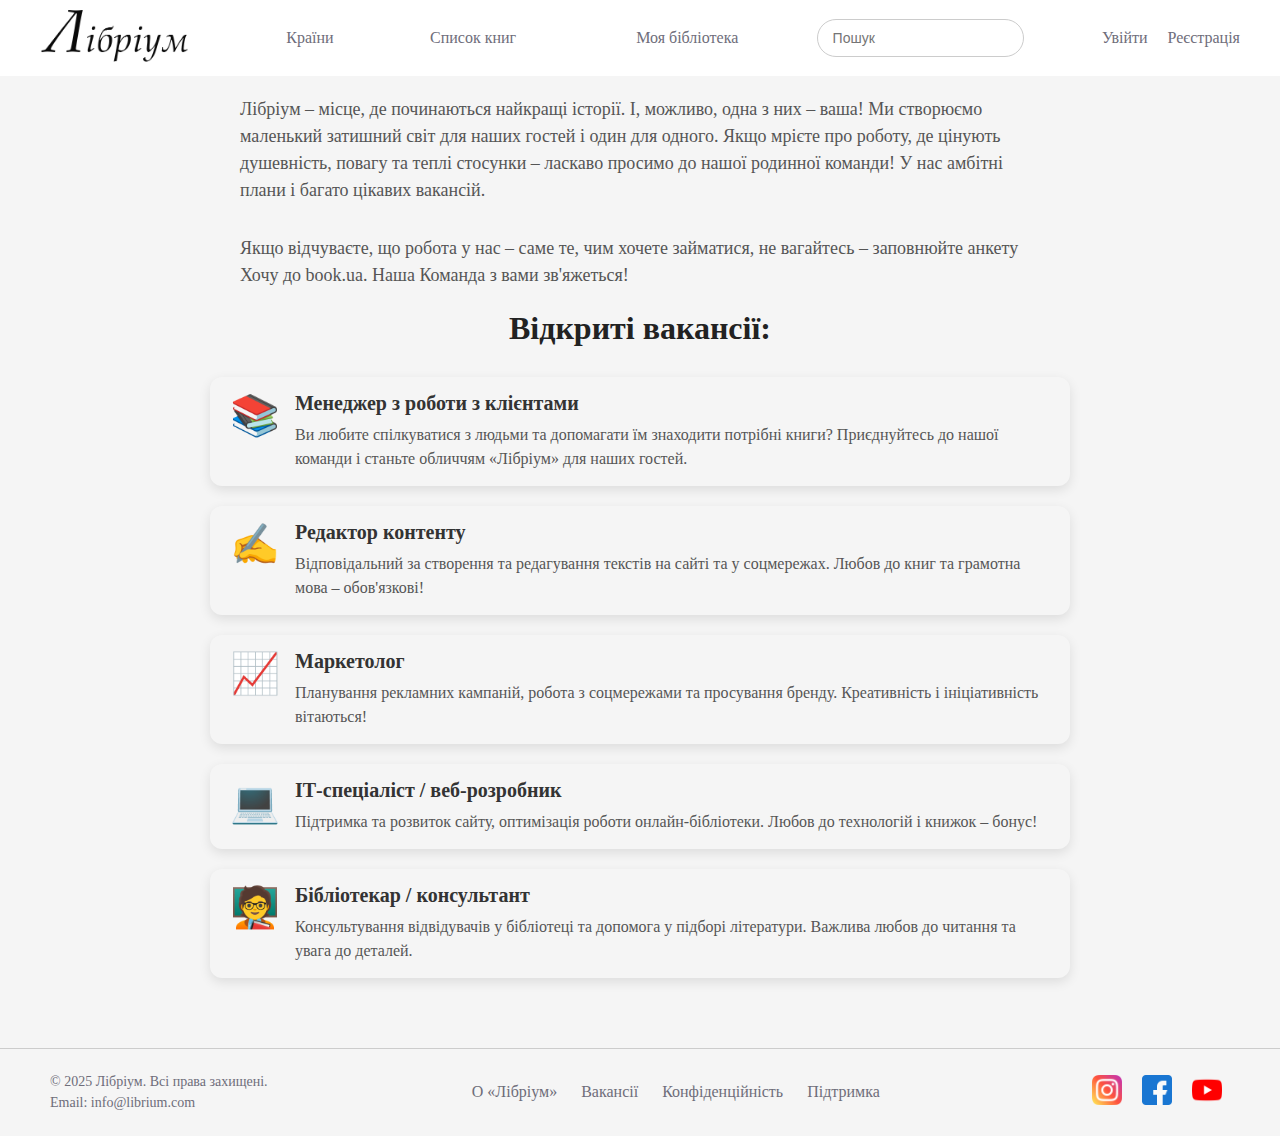
<file: vacancies.html>
<!DOCTYPE html>
<html lang="ua">
<head>
    <title>Вакансії Лібріум</title>
        <meta charset="UTF-8">
        <meta name="author" content="kiwwij">
        <meta name="description" content="librium, books, read, online, library">
        <meta name="keywords" content="лібріум, книги, читати, онлайн, library, read, books, about us, про нас, information, інформація, details, деталі">
        <meta name="viewport" content="width=device-width, initial-scale=1.0">
        <link rel="shortcut icon" href="img/shortcut_icon.png">
        <link rel="stylesheet" href="style.css">
        <link rel="stylesheet" href="adaptation.css">
        <script src="script.js" defer></script>
        <link href="https://cdn.boxicons.com/fonts/basic/boxicons.min.css" rel="stylesheet">
</head>

<body>
    <header>
        <div class="wrap">
            <div class="info">
                <div class="o-librium">
                    <a href="index.html"><img src="img/logo.png" alt="Logo" class="logo"></a>

                    <!-- Кнопка гамбургер -->
                    <div class="hamburger" id="hamburgerMenu">
                        <span></span>
                        <span></span>
                        <span></span>
                    </div>

                    <ul class="menu">
                        <li>
                            <a class="nav">Країни</a>
                            <ul>
                                <li><a href="ukraine.html">Україна</a></li>
                                <li><a href="japan.html">Японія</a></li>
                            </ul>
                        </li>
                    </ul>

                    <a class="all_books" href="all_books.html">Список книг</a>

                    <a class="my-library" href="mylibrary.html">Моя бібліотека</a>
                </div>
            </div>

            <div class="search-box">
                <input type="text" id="searchInput" placeholder="Пошук">
                    <button id="searchButton">
                        <i class='bxr  bx-search'  ></i> 
                    </button>
                    <div class="search-results"></div>
            </div>
            
            <ul>
                <li><a class="account" href="login.html" id="loginButton">Увійти</a></li>
                <li><a class="account" href="register.html" id="registerButton">Реєстрація</a></li>
            </ul>
        </div>

                <!-- Мобільне меню -->
        <div class="mobile-menu" id="mobileMenu">
            <a href="ukraine.html">Україна</a>
            <a href="japan.html">Японія</a>
            <a href="all_books.html">Список книг</a>
            <a href="mylibrary.html">Моя бібліотека</a>
            <a href="login.html">Увійти</a>
            <a href="register.html">Реєстрація</a>
        </div>

    </header>

    <main>

        <div class="vacancies-title">
            <p>Лібріум – місце, де починаються найкращі історії. І, можливо, одна з них – ваша! Ми створюємо маленький затишний світ для наших гостей і один для одного. Якщо мрієте про роботу, де цінують душевність, повагу та теплі стосунки – ласкаво просимо до нашої родинної команди! У нас амбітні плани і багато цікавих вакансій.</p>

            <br>
            <p>Якщо відчуваєте, що робота у нас – саме те, чим хочете займатися, не вагайтесь – заповнюйте анкету Хочу до book.ua. Наша Команда з вами зв'яжеться!<br></p>
            <br>

            <h2>Відкриті вакансії:</h2>
            <div class="vacancies-list">
                <div class="vacancy">
                    <div class="vacancy-icon">📚</div>
                    <div class="vacancy-info">
                        <h3>Менеджер з роботи з клієнтами</h3>
                        <p>Ви любите спілкуватися з людьми та допомагати їм знаходити потрібні книги? Приєднуйтесь до нашої команди і станьте обличчям «Лібріум» для наших гостей.</p>
                    </div>
                </div>

                <div class="vacancy">
                    <div class="vacancy-icon">✍️</div>
                    <div class="vacancy-info">
                        <h3>Редактор контенту</h3>
                        <p>Відповідальний за створення та редагування текстів на сайті та у соцмережах. Любов до книг та грамотна мова – обов'язкові!</p>
                    </div>
                </div>

                <div class="vacancy">
                    <div class="vacancy-icon">📈</div>
                    <div class="vacancy-info">
                        <h3>Маркетолог</h3>
                        <p>Планування рекламних кампаній, робота з соцмережами та просування бренду. Креативність і ініціативність вітаються!</p>
                    </div>
                </div>

                <div class="vacancy">
                    <div class="vacancy-icon">💻</div>
                    <div class="vacancy-info">
                        <h3>ІТ-спеціаліст / веб-розробник</h3>
                        <p>Підтримка та розвиток сайту, оптимізація роботи онлайн-бібліотеки. Любов до технологій і книжок – бонус!</p>
                    </div>
                </div>

                <div class="vacancy">
                    <div class="vacancy-icon">🧑‍🏫</div>
                    <div class="vacancy-info">
                        <h3>Бібліотекар / консультант</h3>
                        <p>Консультування відвідувачів у бібліотеці та допомога у підборі літератури. Важлива любов до читання та увага до деталей.</p>
                    </div>
                </div>
            </div>
        </div>

    </main>

    <footer>
        <div class="footer-container">

            <div class="footer-info">
                <p>© 2025 Лібріум. Всі права захищені.</p>
                <p>Email: <a href="mailto:info@librium.com">info@librium.com</a></p>
            </div>

            <div class="footer-nav">
                <a href="about.html">О «Лібріум»</a>
                <a href="vacancies.html">Вакансії</a>
                <a href="privacy.html">Конфіденційність</a>
                <a class="support-btn">Підтримка</a>
            </div>

            <div class="footer-social">
                <a target="_blank" href="https://www.instagram.com/vntu_official/"><img src="img/instagram.png" alt="Instagram"></a>
                <a target="_blank" href="https://www.facebook.com/vntu.official/"><img src="img/facebook.png" alt="Facebook"></a>
                <a target="_blank" href="https://www.youtube.com/@VNTU"><img src="img/youtube.png" alt="YouTube"></a>
            </div>
        </div>
    </footer>

        <div class="modal-overlay" id="supportModal">
        <div class="modal-window">
            <button class="close-btn" id="closeModal">&times;</button>
            <div class="modal-content">
            <img src="img/librium_logo.png" alt="Books" class="modal-image">
            <div class="modal-text">
                <h2>Підтримка проєкта</h2>
                <p>Ви можете підтримати нас через:</p>
                <ul>
                <li><img src="img/privat24_logo.png" alt="Приват24" class="modal-bank-logo"><strong>Приват24</strong> – 5168 7451 6096 8670</li>
                <li><img src="img/monobank_logo.png" alt="Монобанк" class="modal-bank-logo"><strong>Монобанк</strong> – 4441 1110 4545 4752</li>
                </ul>
            </div>
            </div>
        </div>
    </div>  
</body>
</html>
</file>
<file: style.css>
@import "https://fonts.googleapis.com/css2?family=Rowdies:wght@300;400;500;600;700&display=swap";

* {
    margin: 0;
    padding: 0;
    box-sizing: border-box;
}

html, body {
    height: 100%; /* Высота на весь экран */
    margin: 0;
    display: flex;
    flex-direction: column; /* Размещаем элементы вертикально */
}

body {
    background-color: #f5f5f5;
}

header {
    width: 100%;
    background-color: #ffffff;
    padding: 10px 20px;
    box-sizing: border-box;
}

 .wrap {
    display: flex;
    justify-content: space-between;
    align-items: center;
    width: 100%;
    padding: 0 20px;
    box-sizing: border-box;
}

/* Лого */
.logo {
    width: 150px;
    height: auto;
}

.wrap, .info, .o-librium {
    background-color: white;
    display: flex;
    align-items: center;
    gap: 20px;
}

/* Меню */
.menu {
    display: flex;
    position: relative;
    gap: 10px;
}

/* Список */
.wrap ul {
    list-style: none;
    display: flex;
    gap: 20px;
    padding: 0;
    margin: 0;
    flex-wrap: wrap;
}

/* Пошук */
.search-box {
    display: flex;
    align-items: center;
    border: 1px solid #ccc;
    border-radius: 20px;
    padding: 5px 10px;
    gap: 5px;
    flex-shrink: 0;
}

.wrap ul li a {
    background-color: white;
    color: #6e6d7a;
    text-decoration: none;
    font: inherit;
    transition: 0.3s;
}

.wrap ul li .account:hover {
    color: rgb(0, 0, 0);
}

.wrap .my-library, .wrap .all_books {
    background-color: white;
    color: #6e6d7a;
    white-space: nowrap;
    transition: color 0.3s;
}

.wrap .all_books {
    padding-right: 100px;
}

.wrap .my-library:hover, .wrap .all_books:hover {
    color: #000000;
}

/* --------------------------------------- Стилі для меню "Книги" -----------------------------------*/
.menu {
    display: flex;
    position: relative;
    z-index: 1000;
}

.menu li {
    width: 200px;
    list-style: none;
    background-color: white;
    position: relative;
}

.menu a {
    text-decoration: none;
    display: flex;
    justify-content: center;
    align-items: center;
    text-align: center;
    padding: 0 10px;
    height: 40px;
    transition: all 0.5s;
}

.menu a:hover {
    color: #000000;
    background-color: #f5f5f5;
    box-shadow: 0 3px 10px rgba(0, 0, 0, 0.2);
}

.menu ul {
    position: absolute;
    top: 100%;
    left: 0;
    display: none;
    padding: 0;
}

.menu li:hover ul {
    display: block;
}

.menu .nav {
    cursor: pointer;
}

/* --------------------------------------- Стилі для меню "Пошуку" -----------------------------------*/
.search-box {
    display: flex;
    align-items: center;
    background-color: white;
    border: 1px solid #ccc;
    border-radius: 20px;
    padding: 5px 10px;
    gap: 5px;
    transition: 0.3s;
}

.search-box:focus-within {
    border-color: #000;
}

.search-box input {
    border: none;
    outline: none;
    background: none;
    padding: 5px;
    font-size: 14px;
    width: 180px;
}

.search-box button {
    background: none;
    border: none;
    cursor: pointer;
    font-size: 18px;
    color: #6e6d7a;
    transition: 0.3s;
}

.search-box button:hover {
    color: #000;
}

.search-box i {
    margin-top: 3px;
    background-color: white;
    font-size: 20px;
    color: #6e6d7a;
    transition: 0.3s ease;
    pointer-events: none;
}

.search-box button:hover i {
    color: #000;
}

/* --------------------------------------- Стилі для меню "футера" -----------------------------------*/

footer {
    background-color: #f5f5f5;
    border-top: 1px solid #ccc;
    padding: 20px 50px;
    margin-top: 40px;
}

.footer-container {
    display: flex;
    justify-content: space-between;
    align-items: center;
    flex-wrap: wrap;
    gap: 20px;
}

.footer-nav a {
    color: #6e6d7a;
    text-decoration: none;
    margin: 0 10px;
    transition: color 0.3s;
    cursor: pointer;
}

.footer-nav a:hover {
    color: #000;
}

.footer-social a {
    font-size: 20px;
    color: #6e6d7a;
    margin: 0 8px;
    transition: color 0.3s;
}

.footer-social a:hover {
    color: #000;
}

.footer-info p {
    margin: 5px 0;
    color: #6e6d7a;
    font-size: 14px;
}

.footer-social img {
    width: 30px;
    height: 30px;
    object-fit: contain;
    transition: transform 0.3s ease;
}

.footer-social img:hover {
    transform: scale(1.1);
}

/* --------------------------------------- Стилі для основного контенту -----------------------------------*/
.main {
    flex: 1;
    background-color: #f5f5f5;
}

.banner-slider {
    position: relative;
    width: 100%;
    height: 500px;
    overflow: hidden;
    border-radius: 10px;
}

.banner-slide {
    position: absolute;
    width: 100%;
    height: 100%;
    top: 0;
    left: 0;

    display: flex;
    flex-direction: column;
    align-items: center;
    justify-content: center;

    text-align: center;
    transition: transform 1s ease;
    padding: 20px;
}

.banner-slide h1, .banner-slide p {
    margin: 10px 0;
    color: #000000;
    z-index: 2;
}

.banner-slide img {
    max-width: 70%;
    max-height: 70%;
    height: auto;
    width: auto;
    object-fit: contain;
    display: block;
    margin-top: 15px;
}

.new-books {
    padding: 40px 20px;
    background-color: #f5f5f5;
    text-align: center;
}

.new-books h2 {
    font-size: 32px;
    margin-bottom: 30px;
    color: #333;
    font-family: 'Rowdies', sans-serif;
}

.new-books-slider {
    display: flex;
    justify-content: center; /* центрируем весь слайдер */
    align-items: flex-start;
    overflow-x: auto;
    gap: 20px;
    padding-bottom: 10px;
    scroll-behavior: smooth; /* плавная прокрутка */
}

.new-books-slider::-webkit-scrollbar {
    height: 6px;
}

.new-books-slider::-webkit-scrollbar-thumb {
    background-color: #bbb;
    border-radius: 3px;
}

.book-card {
    flex: 0 0 auto; /* фиксированная ширина карточки */
    width: 200px;
    background-color: #fff;
    border-radius: 12px;
    box-shadow: 0 4px 10px rgba(0,0,0,0.1);
    overflow: hidden;
    transition: transform 0.3s, box-shadow 0.3s;
}

.book-card img {
    width: 100%;
    height: 280px;
    object-fit: cover;
    display: block;
}

.book-card p {
    padding: 10px;
    font-weight: 500;
    color: #444;
    text-align: center;
    font-size: 16px;
}

a {
    text-decoration: none;
    color: inherit;
}

.book-card:hover {
    transform: translateY(-5px);
    box-shadow: 0 8px 20px rgba(0,0,0,0.2);
}

/* --------------------------------------- Стилі для пошуку -----------------------------------*/
.search-box {
    position: relative; /* для абсолютного позиционирования результатов */
}

.search-results {
    position: absolute;
    top: 105%;
    left: 0;
    right: 0;
    background: #fff;
    border: none;
    border-radius: 8px;
    max-height: 250px;
    overflow-y: auto;
    z-index: 100;
    padding: 5px 0;
    box-shadow: none; /* по умолчанию тень убрана */
    transition: box-shadow 0.2s ease;
}

.search-results.show-shadow {
    box-shadow: 0 4px 12px rgba(0,0,0,0.15); /* тень появляется */
}

.search-result-item a {
    display: block;
    padding: 8px 15px;
    text-decoration: none;
    color: #333;
    font-size: 14px;
    transition: background 0.2s, color 0.2s;
}

.search-result-item a:hover {
    background: #f0f4ff;
    color: #000;
    cursor: pointer;
}

.search-results::-webkit-scrollbar {
    width: 6px;
}

.search-results::-webkit-scrollbar-thumb {
    background: rgba(0,0,0,0.2);
    border-radius: 3px;
}

.search-results::-webkit-scrollbar-track {
    background: transparent;
}

/* --------------------------------------- Стилі для сторінки з Країнами -----------------------------------*/
.country-picture {
    display: flex;
    justify-content: center;
    margin-top: 20px;
}

.country-picture img {
    width: 50%;
    height: auto;
    border-radius: 10px;
}

.country-description {
    max-width: 1000px;
    margin: 20px auto;
    font-size: 18px;
    line-height: 1.6;
    color: #333;
    padding: 0 20px;
}

.country-description p {
    font-size: 22px;
}

/* --------------------------------------- Стилі для сторінки з моєю бібліотекою -----------------------------------*/
h4 {
    width: 100%;
    text-align: center;
    margin: 20px 0;
    font-size: 28px;
    color: #333;
}

.mylib_title p {
    font-size: 20px;
    color: #555;
    margin-bottom: 10px;
    line-height: 1.5;
    text-align: left;
    max-width: 800px;
    padding: 0 20px;
    margin-left: auto;
    margin-right: auto;
}

.login-btn, .register-btn {
    display: block;
    width: 200px;
    padding: 12px 20px;
    margin: 20px auto;
    background-color: #b0b0b0;
    color: #fff;
    font-size: 16px;
    font-weight: 600;
    text-align: center;
    border: none;
    border-radius: 8px;
    box-shadow: 0 3px 6px rgba(0,0,0,0.1);
    cursor: pointer;
    transition: all 0.5s ease;
}

.login-btn:hover, .register-btn:hover {
    background-color: #fdb172;
    box-shadow: 0 6px 12px rgba(0,0,0,0.2);
    transform: scale(1.1);
}

/* --------------------------------------- Стилі для сторінки з конфіденційністю і "про нас" -----------------------------------*/
.privacy-content {
    max-width: 800px;
    margin: 40px auto;
    padding: 0 20px;
    font-size: 18px;
    line-height: 1.6;
    color: #333;
}
.privacy-content h1, .privacy-content h2, .privacy-content h3 {
    margin-bottom: 20px;
    color: #222;
}
.privacy-content p {
    margin-bottom: 15px;
}

.about-content {
    max-width: 800px;
    margin: 40px auto;
    padding: 0 20px;
    font-size: 18px;
    line-height: 1.6;
    color: #333;
}

.about-content h1, .about-content h2, .about-content h3 {
    margin-bottom: 20px;
    color: #222;
}

.about-content a {
    text-decoration: underline;
}

/* --------------------------------------- Стилі для модального вікна підтримки -----------------------------------*/
/* --- Задній фон (оверлей) --- */
.modal-overlay {
    position: fixed;
    top: 0;
    left: 0;
    width: 100%;
    height: 100%;
    background: rgba(0, 0, 0, 0.4);
    backdrop-filter: blur(6px); /* блюр заднього фону */
    display: none; /* приховано за замовчуванням */
    justify-content: center;
    align-items: center;
    z-index: 1000;
    transition: opacity 0.3s ease;
}

/* --- Модальне вікно --- */
.modal-window {
    background: #fff;
    padding: 20px;
    border-radius: 12px;
    width: 450px;
    max-width: 90%;
    box-shadow: 0 8px 20px rgba(0, 0, 0, 0.3);
    position: relative;
    animation: showModal 0.3s ease;
}

@keyframes showModal {
    from {
        transform: translateY(-30px);
        opacity: 0;
    }
    to {
        transform: translateY(0);
        opacity: 1;
    }
}

/* --- Контент вікна --- */
.modal-content {
    display: flex;
    align-items: center;
    gap: 15px;
}

.modal-image {
    width: 100px;
    height: 100px;
    border-radius: 8px;
    object-fit: cover;
}

.modal-text h2 {
    margin-bottom: 10px;
    font-size: 22px;
    color: #333;
}

.modal-text p {
    margin-bottom: 8px;
    color: #555;
}

.modal-text ul {
    list-style: none; /* прибираємо точки */
    padding: 0;
    margin: 0;
    display: flex;
    flex-direction: column;
    align-items: center; /* центрування по горизонталі */
    gap: 10px;
}

.modal-text ul li {
    display: flex;
    align-items: center;
    justify-content: center; /* вирівнює вміст по центру */
    gap: 10px;
    font-size: 16px;
    color: #444;
    width: 100%;
    text-align: center;
}

/* --- Кнопка закриття --- */
.close-btn {
    position: absolute;
    top: 10px;
    right: 10px;
    background: none;
    border: none;
    font-size: 26px;
    color: #333;
    cursor: pointer;
    transition: transform 0.2s ease, color 0.2s ease;
}

.close-btn:hover {
    transform: scale(1.2);
    color: #f56c42;
}

.modal-bank-logo {
    width: 24px; /* трохи збільшив для чіткості */
    height: 24px;
    object-fit: contain;
    border-radius: 4px;
    margin-right: 10px;
}

.modal-window a {
  text-decoration: underline;
}

/* --------------------------------------- Стилі для авторизації -----------------------------------*/
.register-page, .login-page {
  margin: 0;
  padding: 0;
  min-height: 100vh;
  display: flex;
  justify-content: center;
  align-items: center;
  background-color: #f5f5f5;
  font-family: 'Segoe UI', sans-serif;
}

.auth-wrapper {
  width: 100%;
  max-width: 400px;
  padding: 20px;
}

.auth-box {
  background: #272738;
  padding: 40px 25px;
  border-radius: 16px;
  box-shadow: 0 12px 30px rgba(0,0,0,0.4);
}

/* --- Форми --- */
.form h2 {
  text-align: center;
  color: #fff;
  margin-bottom: 25px;
  font-weight: 600;
}

.input-group {
  margin-bottom: 15px;
}

.input-group input {
  width: 100%;
  padding: 14px;
  border: none;
  border-radius: 10px;
  background: #1e1e2f;
  color: #fff;
  font-size: 16px;
  transition: all 0.3s ease;
}

.input-group input:focus {
  outline: none;
  box-shadow: 0 0 8px #fdb172;
  background: #2c2c3e;
}

.btn {
  width: 100%;
  padding: 14px;
  margin-top: 10px;
  background: #fdb172;
  color: #1e1e2f;
  border: none;
  border-radius: 10px;
  font-size: 16px;
  font-weight: 600;
  cursor: pointer;
  transition: all 0.3s ease;
}

.btn:hover {
  background: #f56c42;
  color: #fff;
}

.switch-text {
  text-align: center;
  margin-top: 12px;
  color: #bbb;
  font-size: 14px;
}

.switch-text a {
  color: #fdb172;
  text-decoration: none;
  font-weight: bold;
}

.switch-text a:hover {
  text-decoration: underline;
}

@media(max-width:480px) {
  .auth-box {
    padding: 30px 15px;
  }
  h2 {
    font-size: 20px;
  }
  .input-group input {
    font-size: 14px;
  }
}

.reg_logo, .Log_logo {
  display: block;
  margin: 0 auto 20px auto;
  width: 220px;
  height: auto;
}
/* --------------------------------------- Вакансії -----------------------------------*/
.back-line {
  display: flex;
  gap: 8px;
}

.back-line a {
  text-decoration: underline;
  color: #2b63b0;
  font-weight: bold;
}

.back-line p {
  margin: 0;
  color: #333;
}

.vacancies-title {
    text-align: left;
    font-size: 18px;
    margin: 20px 0;
    color: #333;
}

.vacancies-title p {
    max-width: 800px;
    margin: 10px auto 0 auto;
    font-size: 18px;
    line-height: 1.5;
    color: #555;
}

.vacancies-title h2 {
    text-align: center;
    font-size: 32px;
    color: #222;
    margin-bottom: 10px;
}

.vacancies-list {
    display: flex;
    flex-direction: column;
    gap: 20px;
    max-width: 900px;
    margin: 30px auto;
    padding: 0 20px;
}

.vacancy {
    display: flex;
    align-items: flex-start;
    gap: 15px;
    background-color: #f5f5f5;
    padding: 15px 20px;
    border-radius: 12px;
    box-shadow: 0 4px 12px rgba(0,0,0,0.1);
    transition: transform 0.3s, box-shadow 0.3s;
}

.vacancy:hover {
    transform: translateY(-5px);
    box-shadow: 0 8px 20px rgba(0,0,0,0.15);
}

.vacancy-icon {
    font-size: 40px;
    flex-shrink: 0;
}

.vacancy-info h3 {
    margin: 0 0 8px 0;
    font-size: 20px;
    color: #333;
}

.vacancy-info p {
    margin: 0;
    font-size: 16px;
    color: #555;
    line-height: 1.5;
}

/* Адаптив для мобільних */
@media(max-width: 600px) {
    .vacancy {
        flex-direction: column;
        align-items: center;
        text-align: center;
    }
    .vacancy-icon {
        font-size: 50px;
    }
}

/* --------------------------------------- Стилі для меню усих книг -----------------------------------*/
/* ===== СТОРІНКА ВСІХ КНИГ ===== */
.books-page {
  padding: 40px 0;
  background: #f9f9f9;
}

.filters {
  display: flex;
  justify-content: center;
  gap: 20px;
  margin-bottom: 30px;
}

.filters select {
  padding: 10px 14px;
  border: 1px solid #ccc;
  border-radius: 8px;
  font-size: 16px;
  background: white;
  cursor: pointer;
  transition: border 0.2s ease;
}

.filters select:hover {
  border-color: #6c63ff;
}

.books-list {
  display: grid;
  padding-left: 45px;
  grid-template-columns: repeat(auto-fit, minmax(280px, 1fr));
  gap: 25px;
  padding-right: 30px; /* Відступ від правого краю */
  max-width: 1300px;
  margin: 0 auto;
}

.book-card {
  background: #fff;
  border-radius: 14px;
  overflow: hidden;
  box-shadow: 0 2px 10px rgba(0,0,0,0.1);
  transition: transform 0.3s ease, box-shadow 0.3s ease;
  display: flex;
  flex-direction: column;
}

.book-card:hover {
  transform: translateY(-6px);
  box-shadow: 0 4px 18px rgba(0,0,0,0.15);
}

.book-image {
  width: 100%;
  height: 220px;
  object-fit: cover;
}

.book-info {
  display: flex;
  flex-direction: column;
  flex-grow: 1; /* займає весь залишок карточки */
  padding: 18px;
}

.book-title {
  font-size: 20px;
  font-weight: bold;
  margin-bottom: 8px;
  color: #333;
  text-align: center;
}

.book-author,
.book-genres,
.book-country {
  font-size: 14px;
  margin: 5px 0;
  color: #555;
  text-align: left;
}

.book-description {
  font-size: 13px;
  color: #666;
  line-height: 1.5;
  margin: 10px 0;
  flex-grow: 1; /* займає залишок місця перед кнопкою */
  display: -webkit-box;

  -webkit-box-orient: vertical;
  overflow: hidden;
  text-overflow: ellipsis;
}

.btn {
  margin-top: auto; /* тягне кнопку вниз */
  align-self: center; /* по центру горизонтально */
  padding: 9px 16px;
  background: #6c63ff;
  color: white;
  text-decoration: none;
  border-radius: 8px;
  font-size: 14px;
  text-align: center;
  transition: background 0.2s ease;
}

.btn:hover {
  background: #5548e3;
}

.filters {
  display: flex;
  gap: 15px; /* Відстань між селектами */
  margin-bottom: 20px;
  align-items: center; /* Вирівнює по вертикалі */
}

.filters label {
  display: inline-block;
}

/* Стиль для всіх селектів у .filters, включно з сортуванням */
.filters select,
#sort-books {
  padding: 10px 14px;
  font-size: 16px;
  border: 1px solid #ccc;
  border-radius: 8px;
  background-color: #fff;
  cursor: pointer;
  transition: border 0.2s ease, box-shadow 0.2s ease;
}

.filters select:hover,
#sort-books:hover {
  border-color: #6c63ff;
  box-shadow: 0 0 6px rgba(108, 99, 255, 0.4);
}

.filters select:focus,
#sort-books:focus {
  outline: none;
  border-color: #555;
  box-shadow: 0 0 4px rgba(0, 0, 0, 0.2);
}

/* --------------------------------------- Пошук книги за ID -----------------------------------*/
.id-search-section {
  padding: 20px;
  background-color: #f9f9f9;
  text-align: center;
  border-top: 1px solid #ddd;
}

.id-search-section h2 {
  margin-bottom: 15px;
  font-size: 20px;
  color: #333;
}

.id-search-block {
  display: flex;
  justify-content: center;
  gap: 10px;
  flex-wrap: wrap;
}

.id-search-block input {
  padding: 8px 12px;
  font-size: 16px;
  border: 1px solid #ccc;
  border-radius: 8px;
  width: 200px;
}

.id-search-block p {
    padding-top: 9px;
}

.id-search-block button {
  padding: 9px 16px;
  font-size: 16px;
  border-radius: 8px;
  border: none;
  background-color: #6c63ff;
  color: white;
  cursor: pointer;
  transition: 0.2s;
}

.id-search-block button:hover {
  background-color: #5548e3;
}

.search-result-id {
  margin-top: 10px;
  font-size: 16px;
  color: #333;
}

/* --------------------------------------- Адаптивність -----------------------------------*/
/* ==== Пошук книги по ID ==== */
.id-search-block {
  max-width: 600px;
  margin: 50px auto;
  padding: 25px;
  background: #ffffff;
  border-radius: 12px;
  box-shadow: 0 4px 20px rgba(0, 0, 0, 0.1);
  font-family: 'Arial', sans-serif;
}

.id-search-container {
  text-align: center;
  margin-bottom: 20px;
}

.search-title {
  font-size: 20px;
  font-weight: bold;
  margin-bottom: 15px;
  color: #333;
}

.search-input-wrapper {
  display: flex;
  gap: 10px;
  justify-content: center;
}

.search-input-wrapper input {
  flex: 1;
  max-width: 300px;
  padding: 10px 15px;
  border: 2px solid #ddd;
  border-radius: 8px;
  font-size: 16px;
  outline: none;
  transition: all 0.3s ease;
}

.search-input-wrapper input:focus {
  border-color: #3b82f6;
  box-shadow: 0 0 8px rgba(59, 130, 246, 0.4);
}

.search-input-wrapper button {
  padding: 10px 20px;
  background: #3b82f6;
  color: #fff;
  border: none;
  border-radius: 8px;
  cursor: pointer;
  font-size: 16px;
  transition: background 0.3s ease;
}

.search-input-wrapper button:hover {
  background: #2563eb;
}

/* ==== Результат пошуку ==== */
.search-result-id {
  margin-top: 25px;
  padding: 20px;
  background: #f9fafb;
  border-radius: 10px;
  border: 1px solid #e5e7eb;
  text-align: left;
  display: none; /* Ховаємо, поки немає результату */
}

.search-result-id.active {
  display: block; /* Показуємо, коли є результат */
}

/* Стиль для знайденої книги */
.book-result {
  display: flex;
  gap: 15px;
  align-items: flex-start;
}

.book-result-img {
  width: 120px;
  height: 170px;
  object-fit: cover;
  border-radius: 8px;
  border: 1px solid #ddd;
}

.book-result-info h3 {
  font-size: 20px;
  margin-bottom: 8px;
  color: #111827;
}

.book-result-info p {
  margin: 4px 0;
  color: #374151;
  font-size: 14px;
}

.book-result-info p strong {
  color: #000;
}

/* Кнопка переходу до книги */
.book-link-btn {
  display: inline-block;
  margin-top: 12px;
  padding: 10px 18px;
  background: #3b82f6;
  color: #fff;
  font-size: 14px;
  font-weight: bold;
  text-decoration: none;
  border-radius: 8px;
  transition: background 0.3s ease;
}

.book-link-btn:hover {
  background: #2563eb;
}
</file>
<file: adaptation.css>
/* Адаптація стилів для мобільних пристроїв (index.html) ------------------------------------------------ */
@media (max-width: 768px) {
  header, footer {
    padding: 10px 20px;
  }

  .wrap {
    flex-direction: column;
    align-items: flex-start;
  }

  .info {
    padding: 0 20px;
  }

  .search-box {
    flex-direction: column;
  }

  .search-box input {
    width: 100%;
  }

  .new-books-slider {
    flex-direction: column;
  }

  .book-card {
    width: 100%;
  }
}

/* Адаптація футера для мобільних пристроїв */
@media (max-width: 768px) {
  footer {
    padding: 20px 15px;
  }
  
  .footer-container {
    flex-direction: column;
    text-align: center;
    gap: 25px;
  }
  
  .footer-info, 
  .footer-nav, 
  .footer-social {
    width: 100%;
  }
  
  .footer-nav {
    display: flex;
    flex-direction: column;
    gap: 12px;
  }
  
  .footer-social {
    display: flex;
    justify-content: center;
    gap: 20px;
  }
  
  .footer-social img {
    width: 32px;
    height: 32px;
    transition: transform 0.3s ease;
  }
  
  .footer-social img:hover {
    transform: scale(1.1);
  }
}

@media (max-width: 480px) {
  footer {
    padding: 15px 10px;
  }
  
  .footer-info p {
    font-size: 14px;
  }
  
  .footer-nav a {
    font-size: 15px;
    padding: 8px 0;
  }
  
  .footer-social img {
    width: 28px;
    height: 28px;
  }
}

/* Стилі для адаптивного хедера */
@media (max-width: 768px) {
  header {
    padding: 12px 15px;
    position: relative;
  }
  
  .wrap {
    flex-wrap: nowrap;
    align-items: center;
  }
  
  .o-librium {
    display: flex;
    align-items: center;
    width: 100%;
    justify-content: space-between;
  }
  
  .o-librium > .menu,
  .o-librium > .all_books,
  .o-librium > .my-library,
  .wrap > ul {
    display: none;
  }
  
  /* Гамбургер-меню */
  .hamburger-menu {
    display: block;
    cursor: pointer;
    background: none;
    border: none;
    width: 30px;
    height: 24px;
    position: relative;
    margin-left: 15px;
  }
  
  .hamburger-menu span {
    display: block;
    position: absolute;
    height: 3px;
    width: 100%;
    background: #333;
    border-radius: 3px;
    opacity: 1;
    left: 0;
    transform: rotate(0deg);
    transition: .25s ease-in-out;
  }
  
  .hamburger-menu span:nth-child(1) {
    top: 0px;
  }
  
  .hamburger-menu span:nth-child(2) {
    top: 10px;
  }
  
  .hamburger-menu span:nth-child(3) {
    top: 20px;
  }
  
  /* Коли меню відкрите */
  .hamburger-menu.open span:nth-child(1) {
    top: 10px;
    transform: rotate(135deg);
  }
  
  .hamburger-menu.open span:nth-child(2) {
    opacity: 0;
    left: -60px;
  }
  
  .hamburger-menu.open span:nth-child(3) {
    top: 10px;
    transform: rotate(-135deg);
  }
  
  /* Мобільна навігація */
  .mobile-nav {
    position: fixed;
    top: 70px;
    left: -100%;
    width: 80%;
    height: calc(100vh - 70px);
    background: white;
    box-shadow: 2px 0 10px rgba(0,0,0,0.1);
    transition: left 0.3s ease;
    z-index: 1000;
    overflow-y: auto;
    padding: 20px;
  }
  
  .mobile-nav.active {
    left: 0;
  }
  
  .mobile-nav ul {
    margin: 0;
    padding: 0;
  }
  
  .mobile-nav li {
    list-style: none;
    margin-bottom: 15px;
  }
  
  .mobile-nav a {
    display: block;
    padding: 12px 15px;
    color: #333;
    font-weight: 500;
    border-radius: 5px;
    transition: background 0.3s;
  }
  
  .mobile-nav a:hover {
    background: #f0f0f0;
  }
  
  .mobile-nav .submenu {
    padding-left: 20px;
    display: none;
  }
  
  .mobile-nav .submenu.active {
    display: block;
  }
  
  .mobile-account {
    margin-top: 30px;
    border-top: 1px solid #eee;
    padding-top: 20px;
  }
  
  .mobile-account a {
    display: block;
    text-align: center;
    padding: 12px;
    margin-bottom: 10px;
    border-radius: 5px;
    background-color: #4a6fa5;
    color: white;
  }
  
  /* Пошук на мобільних */
  .search-box {
    order: 2;
    margin: 15px 0;
    width: 100%;
    display: none;
  }
  
  .search-box.active {
    display: flex;
  }
  
  /* Кнопка пошуку в мобільній версії */
  .search-toggle {
    display: block;
    background: none;
    border: none;
    font-size: 20px;
    color: #333;
    margin-left: 15px;
    cursor: pointer;
  }
}

/* Для екранів менше 480px */
@media (max-width: 480px) {
  header {
    padding: 10px;
  }
  
  .logo {
    height: 30px;
  }
  
  .mobile-nav {
    width: 85%;
  }
  
  .hamburger-menu {
    width: 25px;
    height: 20px;
  }
  
  .hamburger-menu span:nth-child(2) {
    top: 8px;
  }
  
  .hamburger-menu span:nth-child(3) {
    top: 16px;
  }
}

/* Адаптація для планшетів (max-width: 1024px) */
@media (max-width: 1024px) {
    header .wrap {
        flex-wrap: wrap;
        padding: 10px 15px;
    }
    
    .o-librium {
        flex: 1;
        min-width: 100%;
        order: 1;
        margin-bottom: 10px;
    }
    
    .search-box {
        order: 3;
        flex: 2;
        min-width: 60%;
        margin: 0 10px;
    }
    
    header ul {
        order: 2;
        flex: 1;
        min-width: auto;
    }
    
    .menu {
        display: none;
    }
    
    .all_books, .my-library {
        font-size: 14px;
        padding: 5px 8px;
    }
}

/* ====== Адаптивність ====== */
@media (max-width: 1024px) {
    .wrap {
        padding: 0 15px;
    }
    .logo {
        width: 120px;
    }
    .search-box input {
        width: 140px;
    }
}

.mobile-menu a{
  color: #6e6d7a;
  transition: 0.5s;
}

.mobile-menu a:hover{
  color: #000000;
}

@media (max-width: 768px) {
    .wrap {
        flex-direction: column;
        align-items: center;
        text-align: center;
    }
    .info {
        justify-content: center;
    }
    .logo {
        width: 100px;
    }
    .menu,
    .all_books,
    .my-library,
    header .wrap > ul {
    display: none;
  }
    .hamburger {
      display: flex;
      flex-direction: column;
      gap: 4px;
      cursor: pointer;
      margin-left: 10px;
  }
    .hamburger span {
      width: 25px;
      height: 3px;
      background: #000;
      transition: 0.3s;
  }
    .mobile-menu {
    display: none;
    flex-direction: column;
    background: #fff;
    width: 100%;
    padding: 10px 0;
    text-align: center;
    border-top: 1px solid #ddd;
  }

  .mobile-menu.active {
    display: flex;
  }
}

/* За замовчуванням — нічого не видно */
.hamburger,
.mobile-menu {
  display: none;
}

/* Тільки на телефонах */
@media (max-width: 768px) {
  .menu,
  .all_books,
  .my-library,
  header .wrap > ul {
    display: none;
  }

  /* показуємо гамбургер */
  .hamburger {
    display: flex;
    flex-direction: column;
    gap: 4px;
    cursor: pointer;
  }

  .hamburger span {
    width: 25px;
    height: 3px;
    background: #000;
    transition: transform .25s ease, opacity .25s ease;
  }

  .hamburger.open span:nth-child(1) {
    transform: translateY(8px) rotate(45deg);
  }
  .hamburger.open span:nth-child(2) {
    opacity: 0;
  }
  .hamburger.open span:nth-child(3) {
    transform: translateY(-8px) rotate(-45deg);
  }

  /* мобільне меню */
  .mobile-menu {
    display: none;
    flex-direction: column;
    gap: 10px;
    background: #fff;
    width: 100%;
    padding: 10px 0;
    text-align: center;
    border-top: 1px solid #ddd;
  }

  .mobile-menu.active {
    display: flex;
  }
}

/* Адаптація стилів для мобільних пристроїв (book.html) ------------------------------------------------ */
/* При екрані до 1024px */
@media (max-width: 1024px) {
  .book-container img {
    width: 250px;
  }
  .book-info h1 {
    font-size: 1.8rem;
  }
}

/* При екрані до 768px */
@media (max-width: 768px) {
  .book-container {
    flex-direction: column;
    align-items: center;
    text-align: center;
  }

  .book-container img {
    width: 220px;
    margin-bottom: 15px;
  }

  .book-info {
    max-width: 90%;
  }

  .book-info h1 {
    font-size: 1.6rem;
  }
}

/* При екрані до 480px (мобільні телефони) */
@media (max-width: 480px) {
  .book-container img {
    width: 180px;
  }

  .book-info h1 {
    font-size: 1.4rem;
  }

  .book-info p {
    font-size: 0.95rem;
  }
}
</file>
